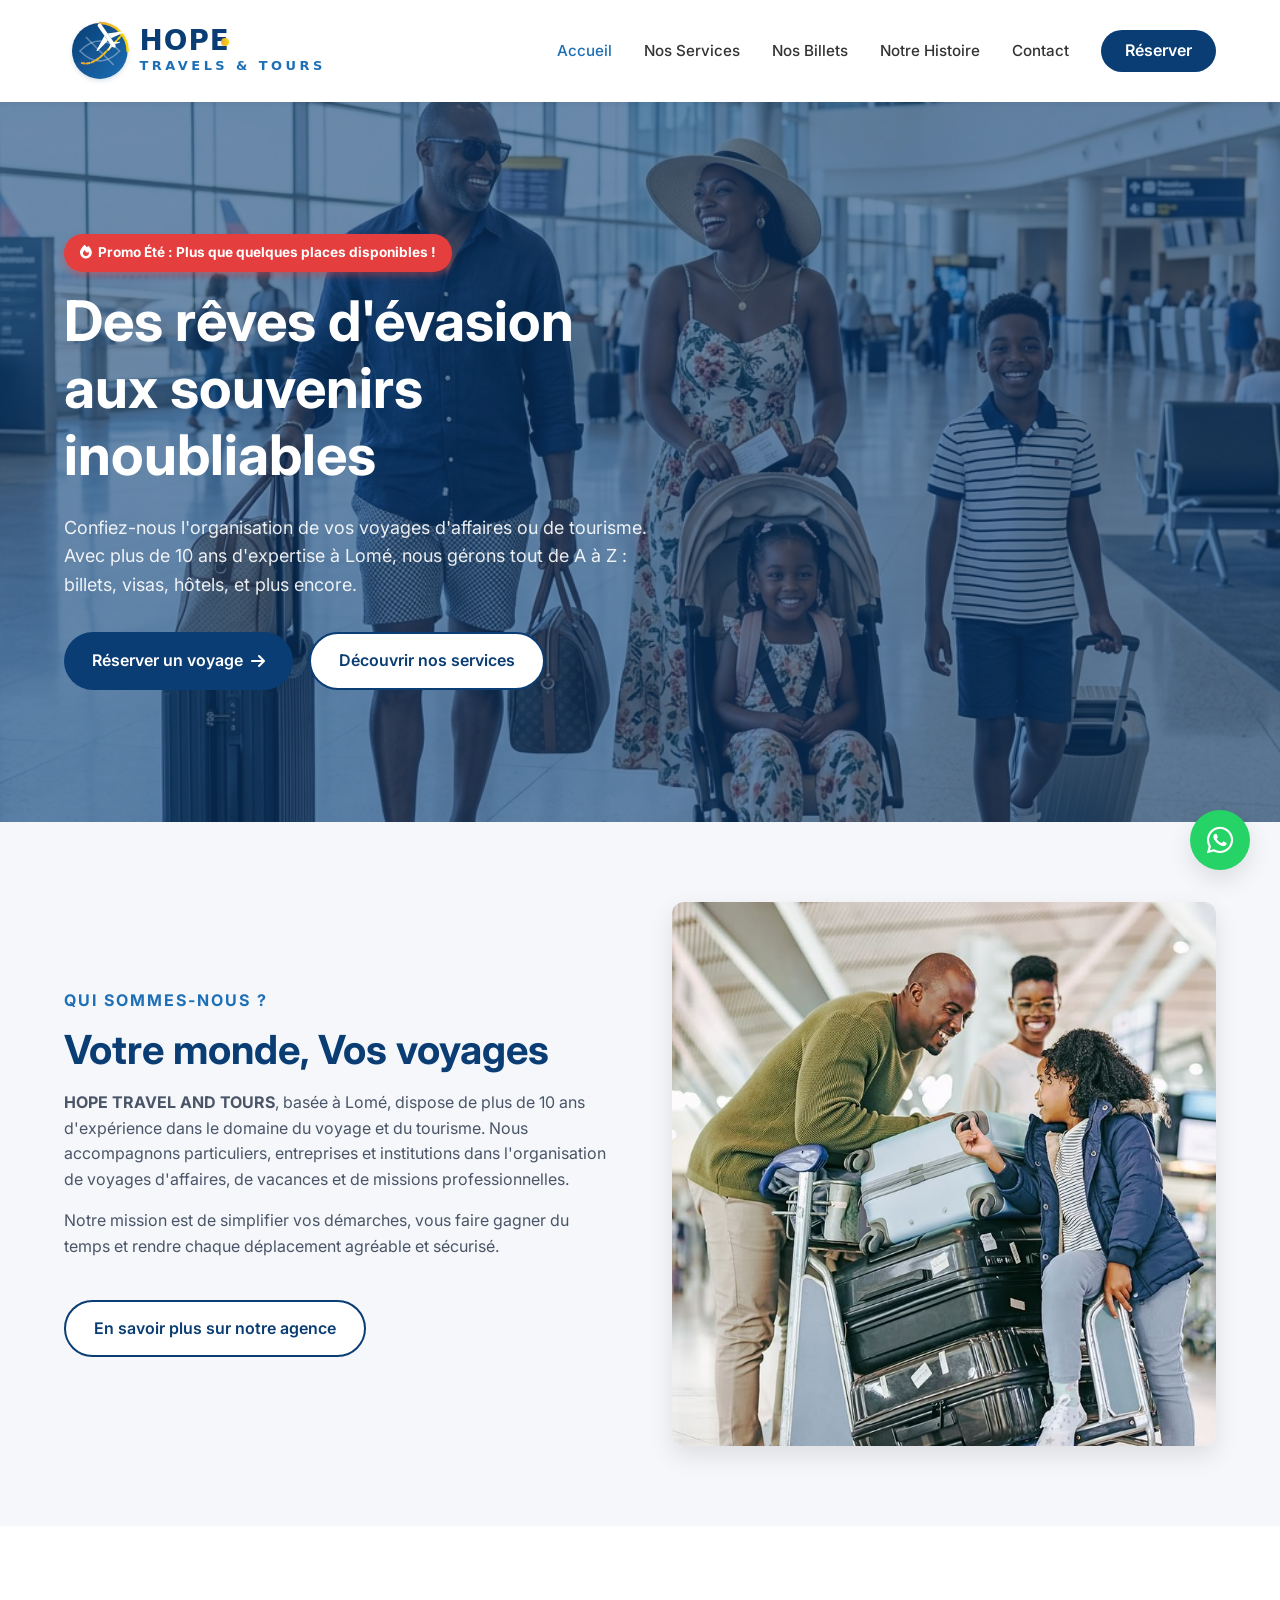
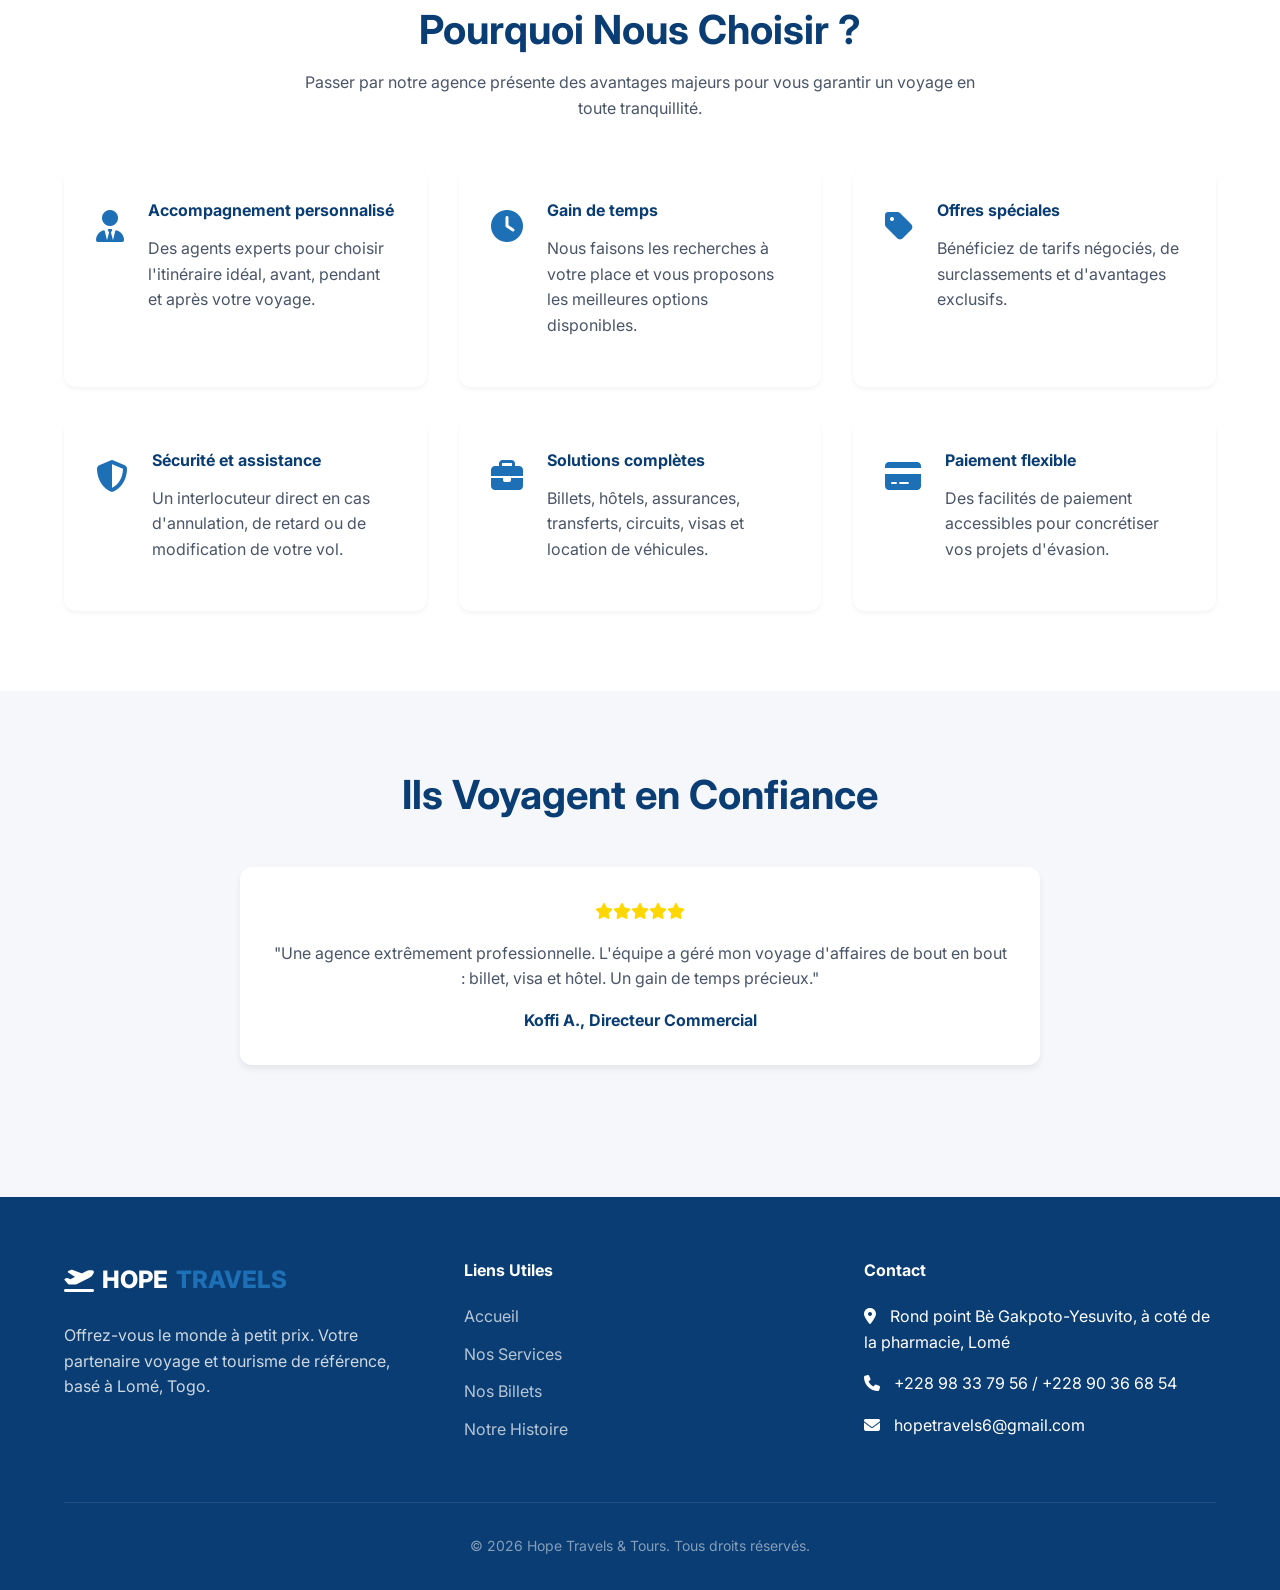
<file: index.html>
<!DOCTYPE html>
<html lang="fr">
<head>
    <meta charset="UTF-8">
    <meta name="viewport" content="width=device-width, initial-scale=1.0">
    <title>HOPE TRAVELS & TOURS | Votre Agence de Voyage & Tourisme à Lomé</title>
    <meta name="description" content="Hope Travels & Tours, votre partenaire de confiance pour la billetterie, les visas, assurances, réservations d'hôtels et séjours. Basée à Lomé avec +10 ans d'expérience.">
    <link rel="icon" href="assets/images/favicon.svg" type="image/svg+xml" sizes="any">
    <link rel="apple-touch-icon" href="assets/images/favicon.svg">
    <meta name="theme-color" content="#0A3D73">
    <meta property="og:image" content="assets/images/logo.svg">
    
    <!-- Google Fonts -->
    <link rel="preconnect" href="https://fonts.googleapis.com">
    <link rel="preconnect" href="https://fonts.gstatic.com" crossorigin>
    <link href="https://fonts.googleapis.com/css2?family=Inter:wght@300;400;500;600;700;800&display=swap" rel="stylesheet">
    
    <!-- FontAwesome -->
    <link rel="stylesheet" href="https://cdnjs.cloudflare.com/ajax/libs/font-awesome/6.4.0/css/all.min.css">
    
    <!-- Custom CSS -->
    <link rel="stylesheet" href="css/style.css">
    
    <style>
        /* Specific Styles for Index */
        .features-grid {
            display: grid;
            grid-template-columns: repeat(auto-fit, minmax(300px, 1fr));
            gap: 2rem;
            margin-top: 3rem;
        }
        .feature-box {
            display: flex;
            align-items: flex-start;
            gap: 1.5rem;
            background: var(--white);
            padding: 2rem;
            border-radius: 12px;
            box-shadow: var(--shadow-sm);
        }
        .feature-icon {
            font-size: 2rem;
            color: var(--secondary-blue);
        }
        
        .testimonials {
            text-align: center;
            max-width: 800px;
            margin: 0 auto;
            position: relative;
            min-height: 250px;
        }
        .testimonial-slide {
            padding: 2rem;
            background: var(--white);
            border-radius: 12px;
            box-shadow: var(--shadow-md);
            position: absolute;
            width: 100%;
            top: 0;
            left: 0;
        }
        .stars { color: #FFD700; margin-bottom: 1rem; }
        .client-name { font-weight: 700; color: var(--primary-blue); margin-top: 1rem; }
        
        @keyframes fadeIn {
            from { opacity: 0; transform: translateY(10px); }
            to { opacity: 1; transform: translateY(0); }
        }
    </style>
</head>
<body>

    <!-- HEADER -->
    <header class="header">
        <div class="nav-container">
            <a href="index.html" class="logo">
                <img src="assets/images/logo.svg" alt="Hope Travels & Tours Logo">
            </a>
            
            <button class="mobile-menu-btn">
                <i class="fa-solid fa-bars"></i>
            </button>

            <nav class="nav-menu">
                <a href="index.html" class="nav-link active">Accueil</a>
                <a href="services.html" class="nav-link">Nos Services</a>
                <a href="billets.html" class="nav-link">Nos Billets</a>
                <a href="histoire.html" class="nav-link">Notre Histoire</a>
                <a href="contact.html" class="nav-link">Contact</a>
                <a href="reserver.html" class="btn btn-primary" style="padding: 0.5rem 1.5rem;">Réserver</a>
            </nav>
        </div>
    </header>

    <!-- HERO SECTION -->
    <section class="hero">
        <img src="assets/images/hero.png" alt="Voyageurs Africains" class="hero-bg">
        <div class="container">
            <div class="hero-content">
                <div class="fomo-badge" style="position: static; display: inline-flex; margin-bottom: 1rem; padding: 0.5rem 1rem; animation: pulse 2s infinite;">
                    <i class="fa-solid fa-fire"></i> Promo Été : Plus que quelques places disponibles !
                </div>
                <h1>Des rêves d'évasion aux souvenirs inoubliables</h1>
                <p>Confiez-nous l'organisation de vos voyages d'affaires ou de tourisme. Avec plus de 10 ans d'expertise à Lomé, nous gérons tout de A à Z : billets, visas, hôtels, et plus encore.</p>
                <div class="hero-buttons">
                    <a href="reserver.html" class="btn btn-primary">Réserver un voyage <i class="fa-solid fa-arrow-right"></i></a>
                    <a href="services.html" class="btn btn-secondary">Découvrir nos services</a>
                </div>
            </div>
        </div>
    </section>

    <!-- INTRO SECTION -->
    <section class="section-light">
        <div class="container animate-on-scroll" style="display: grid; grid-template-columns: repeat(auto-fit, minmax(300px, 1fr)); gap: 4rem; align-items: center;">
            <div>
                <h3 style="color: var(--secondary-blue); text-transform: uppercase; font-size: 1rem; letter-spacing: 2px;">Qui sommes-nous ?</h3>
                <h2>Votre monde, Vos voyages</h2>
                <p><strong>HOPE TRAVEL AND TOURS</strong>, basée à Lomé, dispose de plus de 10 ans d'expérience dans le domaine du voyage et du tourisme. Nous accompagnons particuliers, entreprises et institutions dans l'organisation de voyages d'affaires, de vacances et de missions professionnelles.</p>
                <p>Notre mission est de simplifier vos démarches, vous faire gagner du temps et rendre chaque déplacement agréable et sécurisé.</p>
                <a href="histoire.html" class="btn btn-secondary" style="margin-top: 1.5rem;">En savoir plus sur notre agence</a>
            </div>
            <div>
                <img src="assets/images/V2.jpeg" alt="Équipe Hope Travels" style="border-radius: 12px; box-shadow: var(--shadow-lg);">
            </div>
        </div>
    </section>

    <!-- POURQUOI NOUS CHOISIR -->
    <section>
        <div class="container">
            <div style="text-align: center; max-width: 700px; margin: 0 auto;">
                <h2>Pourquoi Nous Choisir ?</h2>
                <p>Passer par notre agence présente des avantages majeurs pour vous garantir un voyage en toute tranquillité.</p>
            </div>
            
            <div class="features-grid animate-on-scroll delay-100">
                <div class="feature-box">
                    <div class="feature-icon"><i class="fa-solid fa-user-tie"></i></div>
                    <div>
                        <h4>Accompagnement personnalisé</h4>
                        <p>Des agents experts pour choisir l'itinéraire idéal, avant, pendant et après votre voyage.</p>
                    </div>
                </div>
                <div class="feature-box">
                    <div class="feature-icon"><i class="fa-solid fa-clock"></i></div>
                    <div>
                        <h4>Gain de temps</h4>
                        <p>Nous faisons les recherches à votre place et vous proposons les meilleures options disponibles.</p>
                    </div>
                </div>
                <div class="feature-box">
                    <div class="feature-icon"><i class="fa-solid fa-tag"></i></div>
                    <div>
                        <h4>Offres spéciales</h4>
                        <p>Bénéficiez de tarifs négociés, de surclassements et d'avantages exclusifs.</p>
                    </div>
                </div>
                <div class="feature-box">
                    <div class="feature-icon"><i class="fa-solid fa-shield-halved"></i></div>
                    <div>
                        <h4>Sécurité et assistance</h4>
                        <p>Un interlocuteur direct en cas d'annulation, de retard ou de modification de votre vol.</p>
                    </div>
                </div>
                <div class="feature-box">
                    <div class="feature-icon"><i class="fa-solid fa-briefcase"></i></div>
                    <div>
                        <h4>Solutions complètes</h4>
                        <p>Billets, hôtels, assurances, transferts, circuits, visas et location de véhicules.</p>
                    </div>
                </div>
                <div class="feature-box">
                    <div class="feature-icon"><i class="fa-solid fa-credit-card"></i></div>
                    <div>
                        <h4>Paiement flexible</h4>
                        <p>Des facilités de paiement accessibles pour concrétiser vos projets d'évasion.</p>
                    </div>
                </div>
            </div>
        </div>
    </section>

    <!-- TESTIMONIALS SECTION -->
    <section class="section-light">
        <div class="container">
            <h2 style="text-align: center; margin-bottom: 3rem;">Ils Voyagent en Confiance</h2>
            <div class="testimonials animate-on-scroll delay-100">
                <div class="testimonial-slide">
                    <div class="stars">
                        <i class="fa-solid fa-star"></i><i class="fa-solid fa-star"></i><i class="fa-solid fa-star"></i><i class="fa-solid fa-star"></i><i class="fa-solid fa-star"></i>
                    </div>
                    <p>"Une agence extrêmement professionnelle. L'équipe a géré mon voyage d'affaires de bout en bout : billet, visa et hôtel. Un gain de temps précieux."</p>
                    <div class="client-name">Koffi A., Directeur Commercial</div>
                </div>
                <div class="testimonial-slide" style="display:none;">
                    <div class="stars">
                        <i class="fa-solid fa-star"></i><i class="fa-solid fa-star"></i><i class="fa-solid fa-star"></i><i class="fa-solid fa-star"></i><i class="fa-solid fa-star"></i>
                    </div>
                    <p>"Nous sommes partis en vacances en famille et tout était parfait. Le suivi avant et pendant le voyage nous a vraiment rassurés. Merci Hope Travels !"</p>
                    <div class="client-name">Amina D., Voyage familial</div>
                </div>
                <div class="testimonial-slide" style="display:none;">
                    <div class="stars">
                        <i class="fa-solid fa-star"></i><i class="fa-solid fa-star"></i><i class="fa-solid fa-star"></i><i class="fa-solid fa-star"></i><i class="fa-solid fa-star"></i>
                    </div>
                    <p>"Excellent accompagnement pour les formalités de visa. L'équipe est disponible, à l'écoute et maîtrise parfaitement les procédures."</p>
                    <div class="client-name">Jean-Paul M., Consultant</div>
                </div>
                <div class="testimonial-slide" style="display:none;">
                    <div class="stars">
                        <i class="fa-solid fa-star"></i><i class="fa-solid fa-star"></i><i class="fa-solid fa-star"></i><i class="fa-solid fa-star"></i><i class="fa-solid fa-star"></i>
                    </div>
                    <p>"J'ai organisé un séminaire d'entreprise avec eux et la gestion a été impeccable de A à Z. Des partenaires de confiance au Togo."</p>
                    <div class="client-name">Fatou S., Chef d'Entreprise</div>
                </div>
            </div>
        </div>
    </section>

    <!-- FOOTER -->
    <footer class="footer">
        <div class="container">
            <div class="footer-grid">
                <div class="footer-col">
                    <div class="logo" style="color: var(--white); margin-bottom: 1.5rem;">
                        <i class="fa-solid fa-plane-departure"></i>
                        HOPE <span>TRAVELS</span>
                    </div>
                    <p style="color: rgba(255,255,255,0.8);">Offrez-vous le monde à petit prix. Votre partenaire voyage et tourisme de référence, basé à Lomé, Togo.</p>
                </div>
                <div class="footer-col">
                    <h4>Liens Utiles</h4>
                    <a href="index.html" class="footer-link">Accueil</a>
                    <a href="services.html" class="footer-link">Nos Services</a>
                    <a href="billets.html" class="footer-link">Nos Billets</a>
                    <a href="histoire.html" class="footer-link">Notre Histoire</a>
                </div>
                <div class="footer-col">
                    <h4>Contact</h4>
                    <p><i class="fa-solid fa-location-dot" style="margin-right: 10px;"></i> Rond point Bè Gakpoto-Yesuvito, à coté de la pharmacie, Lomé</p>
                    <p><i class="fa-solid fa-phone" style="margin-right: 10px;"></i> +228 98 33 79 56 / +228 90 36 68 54</p>
                    <p><i class="fa-solid fa-envelope" style="margin-right: 10px;"></i> hopetravels6@gmail.com</p>
                </div>
            </div>
            <div class="footer-bottom">
                &copy; 2026 Hope Travels & Tours. Tous droits réservés.
            </div>
        </div>
    </footer>

    <!-- WHATSAPP FLOATING BUTTON -->
    <a href="https://wa.me/22898337956?text=Bonjour,%20je%20souhaite%20avoir%20des%20renseignements%20pour%20un%20voyage." class="whatsapp-float" target="_blank" aria-label="Contactez-nous sur WhatsApp">
        <i class="fa-brands fa-whatsapp"></i>
    </a>

    <script src="js/main.js"></script>
</body>
</html>
</file>
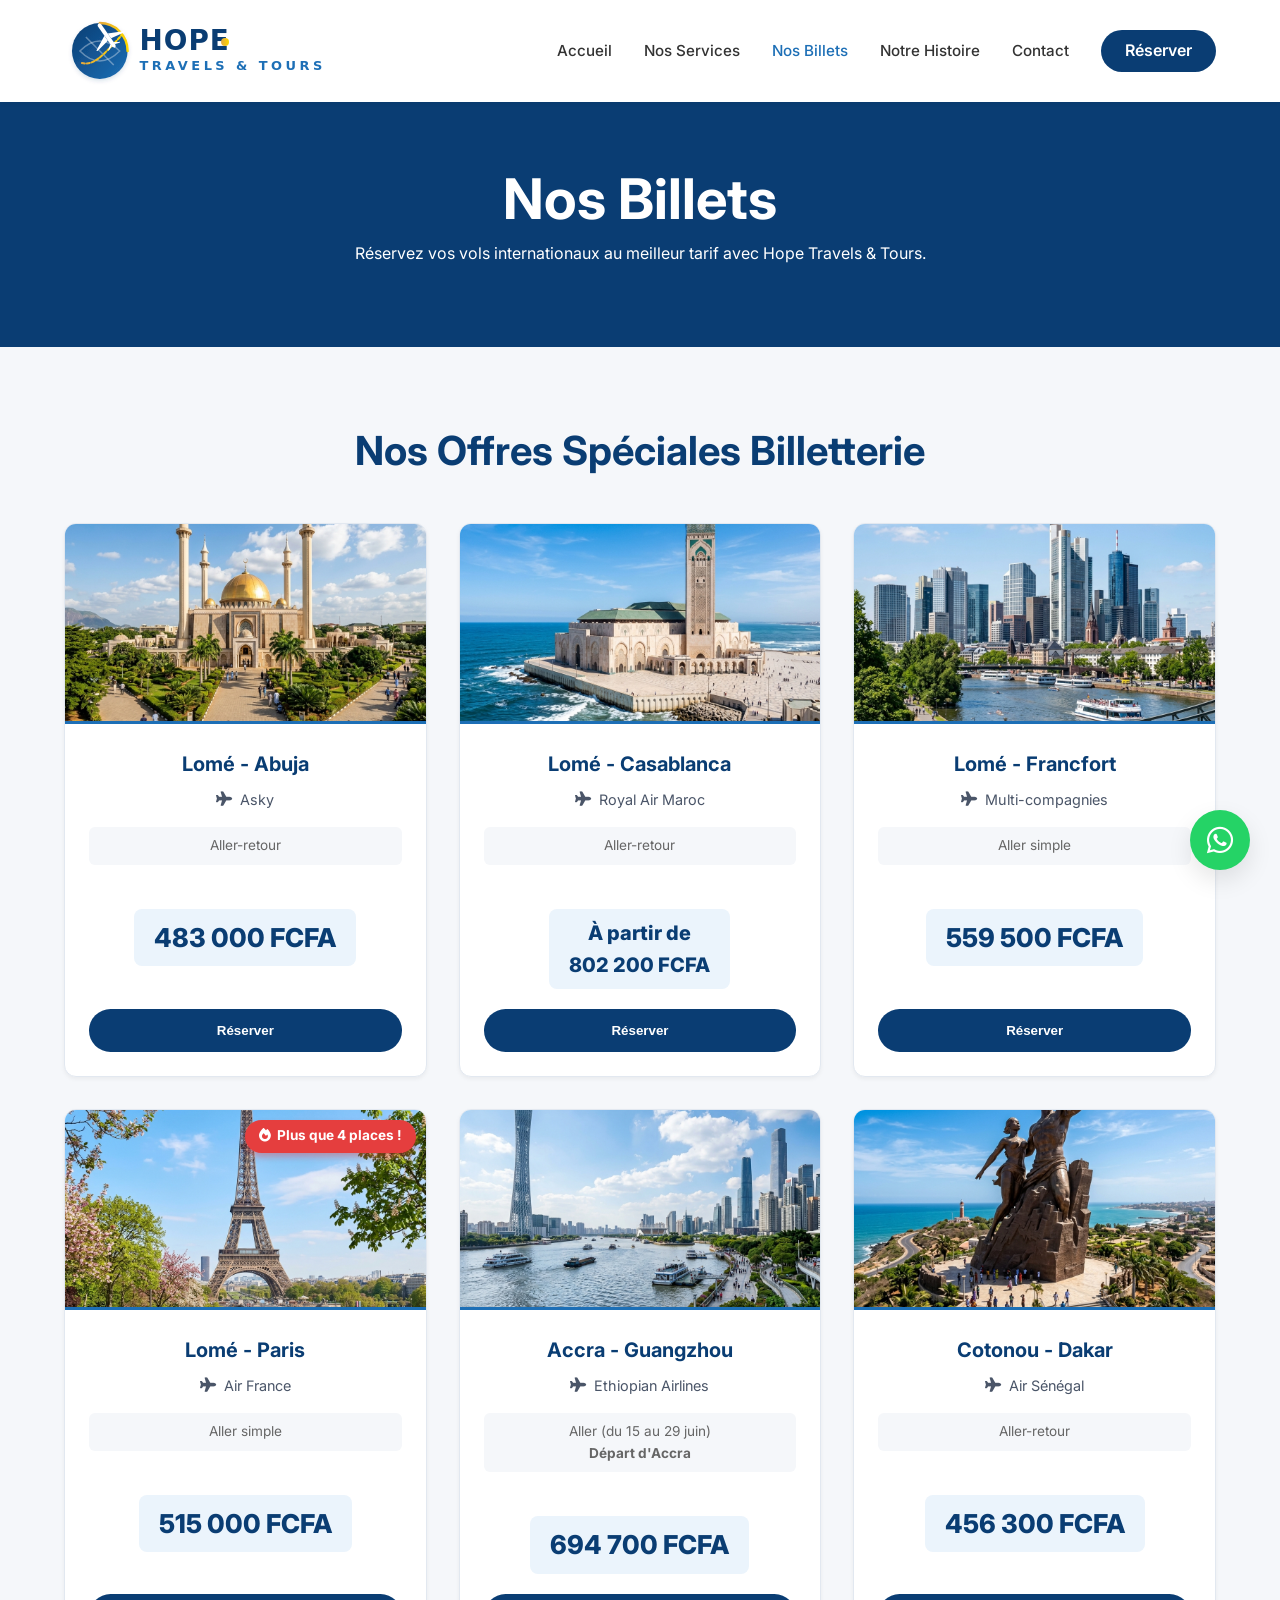
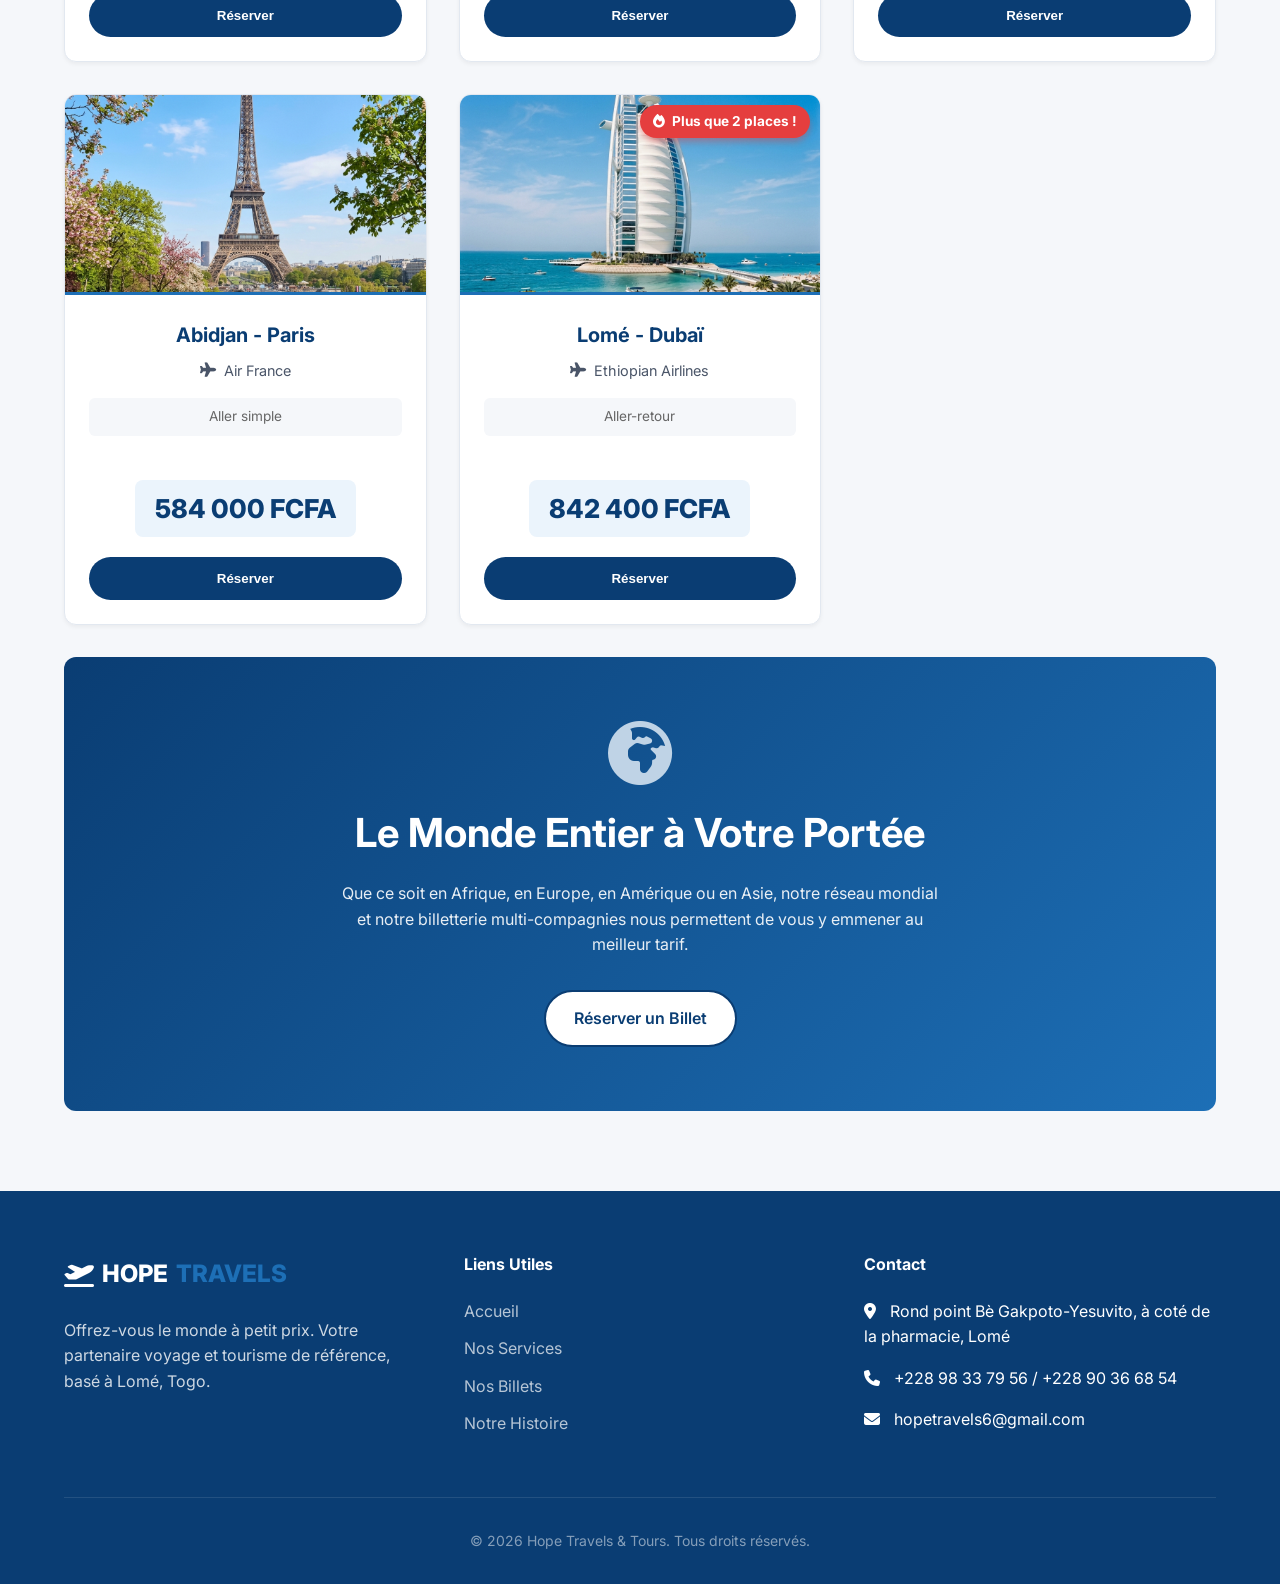
<file: billets.html>
<!DOCTYPE html>
<html lang="fr">
<head>
    <meta charset="UTF-8">
    <meta name="viewport" content="width=device-width, initial-scale=1.0">
    <title>Nos Billets | HOPE TRAVELS & TOURS</title>
    <meta name="description" content="Réservez vos billets d'avion internationaux au meilleur prix avec Hope Travels & Tours.">
    <link rel="icon" href="assets/images/favicon.svg" type="image/svg+xml" sizes="any">
    <link rel="apple-touch-icon" href="assets/images/favicon.svg">
    <meta name="theme-color" content="#0A3D73">
    <meta property="og:image" content="assets/images/logo.svg">
    <link href="https://fonts.googleapis.com/css2?family=Inter:wght@300;400;500;600;700;800&display=swap" rel="stylesheet">
    <link rel="stylesheet" href="https://cdnjs.cloudflare.com/ajax/libs/font-awesome/6.4.0/css/all.min.css">
    <link rel="stylesheet" href="css/style.css">
    
    <style>
        .page-header {
            background-color: var(--primary-blue);
            color: var(--white);
            padding: 4rem 0;
            text-align: center;
        }
        .page-header h1 { color: var(--white); margin-bottom: 0.5rem; }
        
        .global-dest {
            background: linear-gradient(135deg, var(--primary-blue), var(--secondary-blue));
            color: var(--white);
            border-radius: 12px;
            padding: 4rem 2rem;
            text-align: center;
            margin-top: 2rem;
        }
        .global-dest h2 { color: var(--white); margin-bottom: 1.5rem; }
    </style>
</head>
<body>

    <!-- HEADER -->
    <header class="header">
        <div class="nav-container">
            <a href="index.html" class="logo">
                <img src="assets/images/logo.svg" alt="Hope Travels & Tours Logo">
            </a>
            
            <button class="mobile-menu-btn">
                <i class="fa-solid fa-bars"></i>
            </button>

            <nav class="nav-menu">
                <a href="index.html" class="nav-link">Accueil</a>
                <a href="services.html" class="nav-link">Nos Services</a>
                <a href="billets.html" class="nav-link active">Nos Billets</a>
                <a href="histoire.html" class="nav-link">Notre Histoire</a>
                <a href="contact.html" class="nav-link">Contact</a>
                <a href="reserver.html" class="btn btn-primary" style="padding: 0.5rem 1.5rem;">Réserver</a>
            </nav>
        </div>
    </header>

    <!-- PAGE HEADER -->
    <div class="page-header">
        <div class="container">
            <h1>Nos Billets</h1>
            <p>Réservez vos vols internationaux au meilleur tarif avec Hope Travels & Tours.</p>
        </div>
    </div>

    <!-- CONTENT -->
    <section class="section-light">
        <div class="container">
            <h2 style="text-align: center; margin-bottom: 2rem;">Nos Offres Spéciales Billetterie</h2>
            <div class="tickets-grid animate-on-scroll delay-100">
                <!-- 1 -->
                <div class="ticket-card">
                    <img src="assets/images/dest_abuja.png" alt="Abuja" class="ticket-img">
                    <div class="ticket-content">
                        <div>
                            <div class="ticket-route">Lomé - Abuja</div>
                            <div class="ticket-airline"><i class="fa-solid fa-plane"></i> Asky</div>
                            <div class="ticket-info">Aller-retour</div>
                            <div class="ticket-price">483 000 FCFA</div>
                        </div>
                        <button class="btn btn-primary" onclick="openTicketModal('Abuja', 'Tourisme / Vacances', 'Lomé')">Réserver</button>
                    </div>
                </div>
                <!-- 2 -->
                <div class="ticket-card">
                    <img src="assets/images/dest_casablanca.png" alt="Casablanca" class="ticket-img">
                    <div class="ticket-content">
                        <div>
                            <div class="ticket-route">Lomé - Casablanca</div>
                            <div class="ticket-airline"><i class="fa-solid fa-plane"></i> Royal Air Maroc</div>
                            <div class="ticket-info">Aller-retour</div>
                            <div class="ticket-price" style="font-size: 1.25rem;">À partir de<br>802 200 FCFA</div>
                        </div>
                        <button class="btn btn-primary" onclick="openTicketModal('Casablanca', 'Tourisme / Vacances', 'Lomé')">Réserver</button>
                    </div>
                </div>
                <!-- 3 -->
                <div class="ticket-card">
                    <img src="assets/images/dest_frankfurt.png" alt="Francfort" class="ticket-img">
                    <div class="ticket-content">
                        <div>
                            <div class="ticket-route">Lomé - Francfort</div>
                            <div class="ticket-airline"><i class="fa-solid fa-plane"></i> Multi-compagnies</div>
                            <div class="ticket-info">Aller simple</div>
                            <div class="ticket-price">559 500 FCFA</div>
                        </div>
                        <button class="btn btn-primary" onclick="openTicketModal('Francfort', 'Tourisme / Vacances', 'Lomé')">Réserver</button>
                    </div>
                </div>
                <!-- 4 -->
                <div class="ticket-card">
                    <div class="fomo-badge"><i class="fa-solid fa-fire"></i> Plus que 4 places !</div>
                    <img src="assets/images/dest_paris_2.png" alt="Paris" class="ticket-img">
                    <div class="ticket-content">
                        <div>
                            <div class="ticket-route">Lomé - Paris</div>
                            <div class="ticket-airline"><i class="fa-solid fa-plane"></i> Air France</div>
                            <div class="ticket-info">Aller simple</div>
                            <div class="ticket-price">515 000 FCFA</div>
                        </div>
                        <button class="btn btn-primary" onclick="openTicketModal('Paris', 'Tourisme / Vacances', 'Lomé')">Réserver</button>
                    </div>
                </div>
                <!-- 5 -->
                <div class="ticket-card">
                    <img src="assets/images/dest_guangzhou.png" alt="Guangzhou" class="ticket-img">
                    <div class="ticket-content">
                        <div>
                            <div class="ticket-route">Accra - Guangzhou</div>
                            <div class="ticket-airline"><i class="fa-solid fa-plane"></i> Ethiopian Airlines</div>
                            <div class="ticket-info">Aller (du 15 au 29 juin)<br><strong>Départ d'Accra</strong></div>
                            <div class="ticket-price">694 700 FCFA</div>
                        </div>
                        <button class="btn btn-primary" onclick="openTicketModal('Guangzhou', 'Affaires', 'Accra')">Réserver</button>
                    </div>
                </div>
                <!-- 6 -->
                <div class="ticket-card">
                    <img src="assets/images/dest_dakar.png" alt="Dakar" class="ticket-img">
                    <div class="ticket-content">
                        <div>
                            <div class="ticket-route">Cotonou - Dakar</div>
                            <div class="ticket-airline"><i class="fa-solid fa-plane"></i> Air Sénégal</div>
                            <div class="ticket-info">Aller-retour</div>
                            <div class="ticket-price">456 300 FCFA</div>
                        </div>
                        <button class="btn btn-primary" onclick="openTicketModal('Dakar', 'Tourisme / Vacances', 'Cotonou')">Réserver</button>
                    </div>
                </div>
                <!-- 7 -->
                <div class="ticket-card">
                    <img src="assets/images/dest_paris_2.png" alt="Paris" class="ticket-img">
                    <div class="ticket-content">
                        <div>
                            <div class="ticket-route">Abidjan - Paris</div>
                            <div class="ticket-airline"><i class="fa-solid fa-plane"></i> Air France</div>
                            <div class="ticket-info">Aller simple</div>
                            <div class="ticket-price">584 000 FCFA</div>
                        </div>
                        <button class="btn btn-primary" onclick="openTicketModal('Paris', 'Tourisme / Vacances', 'Abidjan')">Réserver</button>
                    </div>
                </div>
                <!-- 8 -->
                <div class="ticket-card">
                    <div class="fomo-badge"><i class="fa-solid fa-fire"></i> Plus que 2 places !</div>
                    <img src="assets/images/dest_dubai_2.png" alt="Dubaï" class="ticket-img">
                    <div class="ticket-content">
                        <div>
                            <div class="ticket-route">Lomé - Dubaï</div>
                            <div class="ticket-airline"><i class="fa-solid fa-plane"></i> Ethiopian Airlines</div>
                            <div class="ticket-info">Aller-retour</div>
                            <div class="ticket-price">842 400 FCFA</div>
                        </div>
                        <button class="btn btn-primary" onclick="openTicketModal('Dubaï', 'Tourisme / Vacances', 'Lomé')">Réserver</button>
                    </div>
                </div>
            </div>

            <!-- GLOBAL BANNER -->
            <div class="global-dest animate-on-scroll delay-100">
                <i class="fa-solid fa-earth-africa" style="font-size: 4rem; color: var(--accent-blue); margin-bottom: 1.5rem; opacity: 0.8;"></i>
                <h2>Le Monde Entier à Votre Portée</h2>
                <p style="color: rgba(255,255,255,0.9); max-width: 600px; margin: 0 auto 2rem;">Que ce soit en Afrique, en Europe, en Amérique ou en Asie, notre réseau mondial et notre billetterie multi-compagnies nous permettent de vous y emmener au meilleur tarif.</p>
                <a href="reserver.html" class="btn btn-secondary" style="background-color: var(--white); color: var(--primary-blue);">Réserver un Billet</a>
            </div>

        </div>
    </section>

    <!-- FOOTER -->
    <footer class="footer">
        <div class="container">
            <div class="footer-grid">
                <div class="footer-col">
                    <div class="logo" style="color: var(--white); margin-bottom: 1.5rem;">
                        <i class="fa-solid fa-plane-departure"></i>
                        HOPE <span>TRAVELS</span>
                    </div>
                    <p style="color: rgba(255,255,255,0.8);">Offrez-vous le monde à petit prix. Votre partenaire voyage et tourisme de référence, basé à Lomé, Togo.</p>
                </div>
                <div class="footer-col">
                    <h4>Liens Utiles</h4>
                    <a href="index.html" class="footer-link">Accueil</a>
                    <a href="services.html" class="footer-link">Nos Services</a>
                    <a href="billets.html" class="footer-link">Nos Billets</a>
                    <a href="histoire.html" class="footer-link">Notre Histoire</a>
                </div>
                <div class="footer-col">
                    <h4>Contact</h4>
                    <p><i class="fa-solid fa-location-dot" style="margin-right: 10px;"></i> Rond point Bè Gakpoto-Yesuvito, à coté de la pharmacie, Lomé</p>
                    <p><i class="fa-solid fa-phone" style="margin-right: 10px;"></i> +228 98 33 79 56 / +228 90 36 68 54</p>
                    <p><i class="fa-solid fa-envelope" style="margin-right: 10px;"></i> hopetravels6@gmail.com</p>
                </div>
            </div>
            <div class="footer-bottom">
                &copy; 2026 Hope Travels & Tours. Tous droits réservés.
            </div>
        </div>
    </footer>

    <!-- WHATSAPP FLOATING BUTTON -->
    <a href="https://wa.me/22898337956?text=Bonjour,%20je%20souhaite%20r%C3%A9server%20un%20billet%20d'avion." class="whatsapp-float" target="_blank" aria-label="Contactez-nous sur WhatsApp">
        <i class="fa-brands fa-whatsapp"></i>
    </a>

    <!-- MODAL RESERVATION BILLETS -->
    <div class="modal-overlay" id="ticketModal">
        <div class="modal-content">
            <button class="modal-close" onclick="closeTicketModal()" aria-label="Fermer"><i class="fa-solid fa-xmark"></i></button>
            <div class="modal-header">
                <h2>Réserver ce Billet</h2>
                <p style="color: var(--text-color);">Remplissez les informations ci-dessous pour générer votre demande WhatsApp.</p>
            </div>
            
            <form onsubmit="handleTicketReservation(event)">
                <div class="form-row" style="display: grid; grid-template-columns: 1fr 1fr; gap: 1.5rem; margin-bottom: 1rem;">
                    <div>
                        <label for="m_nom" class="form-label">Nom et Prénoms *</label>
                        <input type="text" id="m_nom" class="form-control" required placeholder="Ex: Jean Doe">
                    </div>
                    <div>
                        <label for="m_telephone" class="form-label">Téléphone (WhatsApp) *</label>
                        <input type="tel" id="m_telephone" class="form-control" required placeholder="+228 XX XX XX XX">
                    </div>
                </div>

                <div class="form-group" style="margin-bottom: 1rem;">
                    <label for="m_email" class="form-label">Email *</label>
                    <input type="email" id="m_email" class="form-control" required placeholder="votre.email@exemple.com">
                </div>

                <div class="form-row" style="display: grid; grid-template-columns: 1fr 1fr; gap: 1.5rem; margin-bottom: 1rem;">
                    <div>
                        <label for="m_ville_depart" class="form-label">Ville de départ *</label>
                        <input type="text" id="m_ville_depart" class="form-control" required>
                    </div>
                    <div>
                        <label for="m_destination" class="form-label">Destination *</label>
                        <input type="text" id="m_destination" class="form-control" required>
                    </div>
                </div>

                <div class="form-row" style="display: grid; grid-template-columns: 1fr 1fr; gap: 1.5rem; margin-bottom: 1rem;">
                    <div>
                        <label for="m_date_aller" class="form-label">Date Aller *</label>
                        <input type="date" id="m_date_aller" class="form-control" required>
                    </div>
                    <div>
                        <label for="m_date_retour" class="form-label">Date Retour</label>
                        <input type="date" id="m_date_retour" class="form-control">
                    </div>
                </div>

                <div class="form-row" style="display: grid; grid-template-columns: 1fr 1fr; gap: 1.5rem; margin-bottom: 1rem;">
                    <div>
                        <label for="m_nb_voyageurs" class="form-label">Nombre de voyageurs *</label>
                        <input type="number" id="m_nb_voyageurs" min="1" class="form-control" required value="1">
                    </div>
                    <div>
                        <label for="m_type_voyage" class="form-label">Type de voyage *</label>
                        <select id="m_type_voyage" class="form-control" required>
                            <option value="">Sélectionnez...</option>
                            <option value="Affaires">Affaires</option>
                            <option value="Tourisme / Vacances">Tourisme / Vacances</option>
                            <option value="Études">Études</option>
                            <option value="Mission professionnelle">Mission professionnelle</option>
                            <option value="Autre">Autre</option>
                        </select>
                    </div>
                </div>

                <div class="form-group" style="margin-bottom: 1.5rem;">
                    <label for="m_message" class="form-label">Message ou précision</label>
                    <textarea id="m_message" class="form-control" placeholder="Besoins spécifiques, classe de voyage, etc." style="min-height: 80px;"></textarea>
                </div>

                <button type="submit" class="btn btn-primary" style="width: 100%; font-size: 1.1rem;">
                    <i class="fa-brands fa-whatsapp"></i> Envoyer ma demande
                </button>
            </form>
        </div>
    </div>

    <script src="js/main.js"></script>
</body>
</html>
</file>
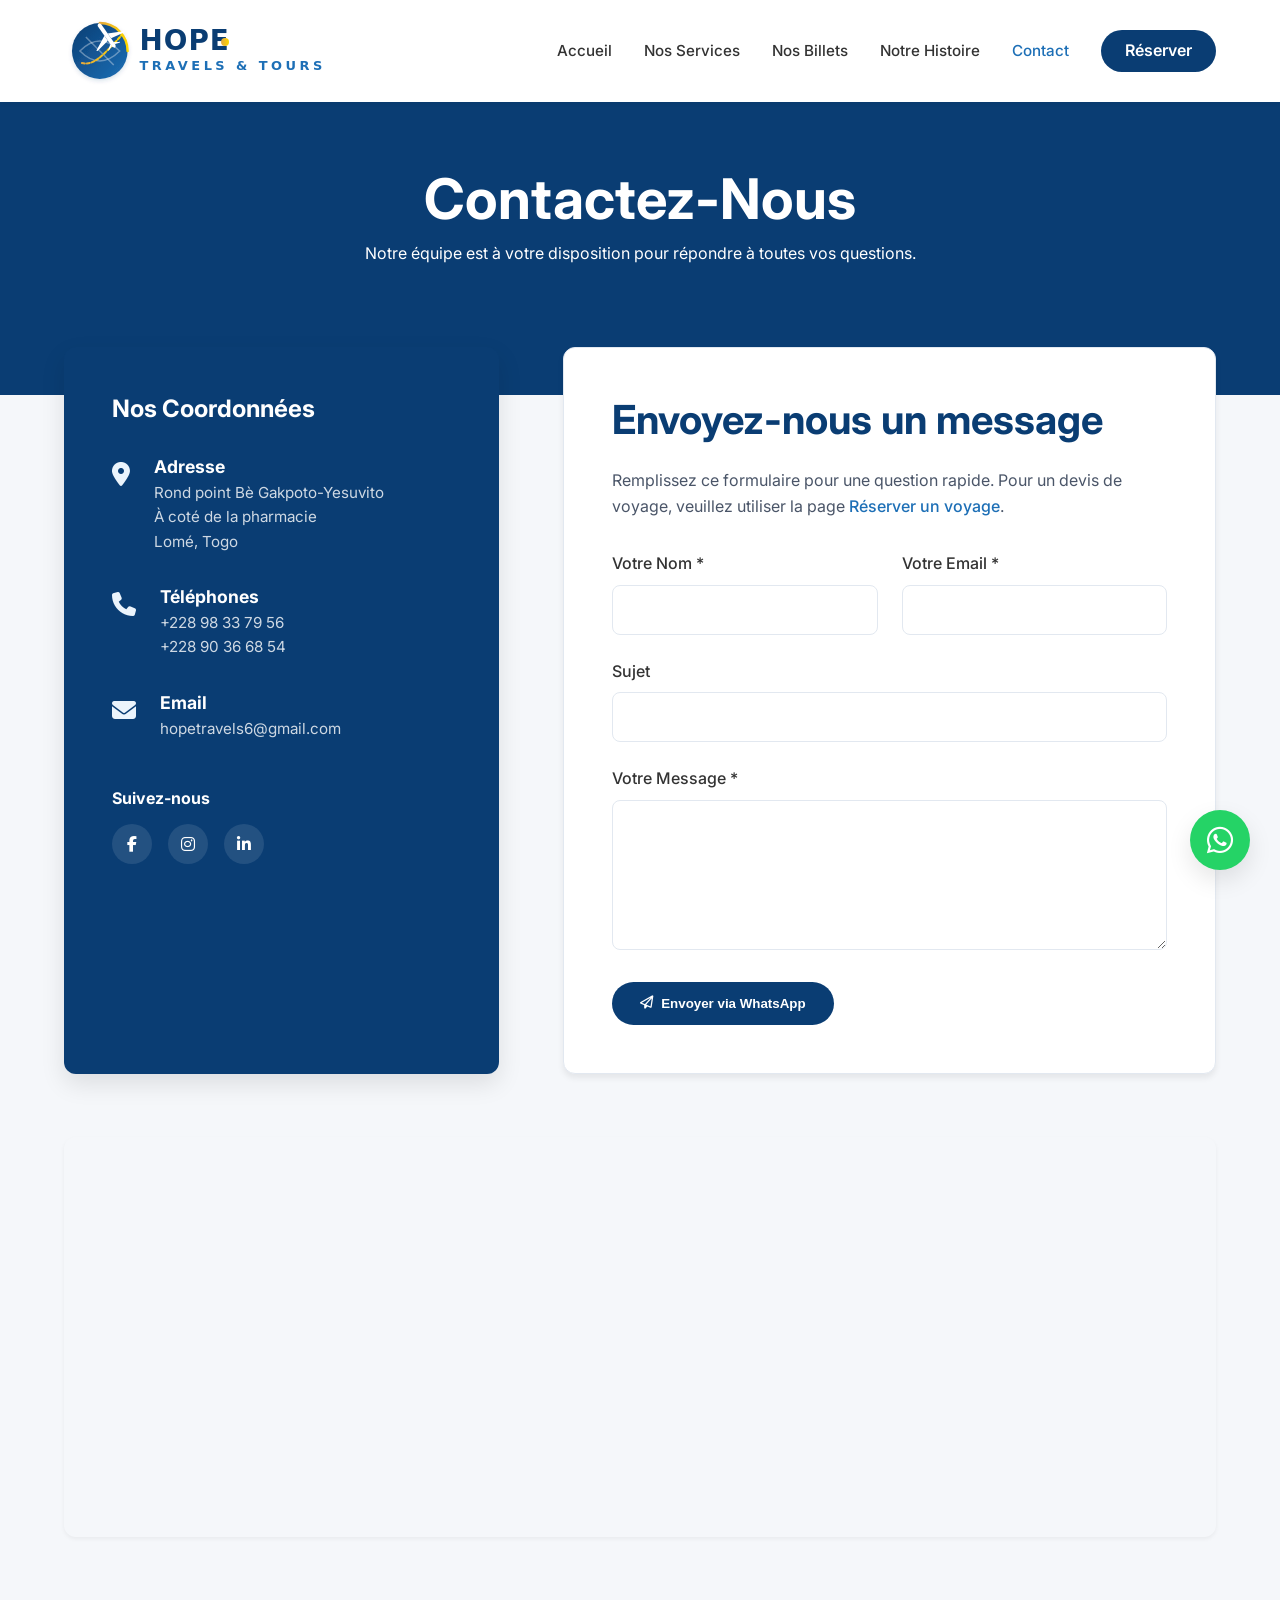
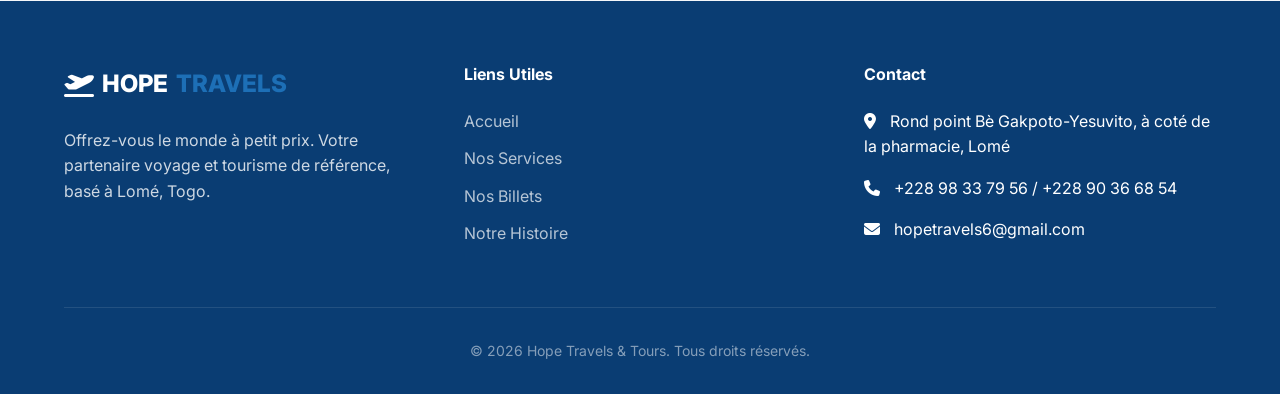
<file: contact.html>
<!DOCTYPE html>
<html lang="fr">
<head>
    <meta charset="UTF-8">
    <meta name="viewport" content="width=device-width, initial-scale=1.0">
    <title>Contactez-Nous | HOPE TRAVELS & TOURS</title>
    <meta name="description" content="Contactez Hope Travels & Tours à Lomé. Adresse, téléphones, WhatsApp et formulaire de contact rapide pour toutes vos demandes de voyage.">
    <link rel="icon" href="assets/images/favicon.svg" type="image/svg+xml" sizes="any">
    <link rel="apple-touch-icon" href="assets/images/favicon.svg">
    <meta name="theme-color" content="#0A3D73">
    <meta property="og:image" content="assets/images/logo.svg">
    <link href="https://fonts.googleapis.com/css2?family=Inter:wght@300;400;500;600;700;800&display=swap" rel="stylesheet">
    <link rel="stylesheet" href="https://cdnjs.cloudflare.com/ajax/libs/font-awesome/6.4.0/css/all.min.css">
    <link rel="stylesheet" href="css/style.css">
    
    <style>
        .page-header {
            background-color: var(--primary-blue);
            color: var(--white);
            padding: 4rem 0;
            text-align: center;
        }
        .page-header h1 { color: var(--white); margin-bottom: 0.5rem; }
        
        .contact-grid {
            display: grid;
            grid-template-columns: 1fr 1.5fr;
            gap: 4rem;
            margin-top: -3rem;
            position: relative;
            z-index: 10;
        }
        
        .contact-info {
            background: var(--primary-blue);
            color: var(--white);
            padding: 3rem;
            border-radius: 12px;
            box-shadow: var(--shadow-lg);
        }
        
        .contact-info h3 {
            color: var(--white);
            margin-bottom: 2rem;
            font-size: 1.5rem;
        }
        
        .info-item {
            display: flex;
            align-items: flex-start;
            gap: 1.5rem;
            margin-bottom: 2rem;
        }
        
        .info-icon {
            font-size: 1.5rem;
            color: var(--accent-blue);
        }
        
        .info-text h4 {
            color: var(--white);
            margin-bottom: 0.25rem;
            font-size: 1.1rem;
        }
        
        .info-text p {
            color: rgba(255,255,255,0.8);
            margin-bottom: 0;
            font-size: 0.95rem;
        }
        
        .contact-form-container {
            background: var(--white);
            padding: 3rem;
            border-radius: 12px;
            box-shadow: var(--shadow-md);
            border: 1px solid var(--border-color);
        }
        
        .map-container {
            margin-top: 4rem;
            border-radius: 12px;
            overflow: hidden;
            box-shadow: var(--shadow-sm);
            height: 400px;
        }
        
        @media (max-width: 992px) {
            .contact-grid { grid-template-columns: 1fr; gap: 2rem; margin-top: 2rem; }
            .page-header { padding-bottom: 2rem; }
            .contact-form-container { padding: 2rem; }
        }
    </style>
</head>
<body class="section-light">

    <!-- HEADER -->
    <header class="header">
        <div class="nav-container">
            <a href="index.html" class="logo">
                <img src="assets/images/logo.svg" alt="Hope Travels & Tours Logo">
            </a>
            
            <button class="mobile-menu-btn">
                <i class="fa-solid fa-bars"></i>
            </button>

            <nav class="nav-menu">
                <a href="index.html" class="nav-link">Accueil</a>
                <a href="services.html" class="nav-link">Nos Services</a>
                <a href="billets.html" class="nav-link">Nos Billets</a>
                <a href="histoire.html" class="nav-link">Notre Histoire</a>
                <a href="contact.html" class="nav-link active">Contact</a>
                <a href="reserver.html" class="btn btn-primary" style="padding: 0.5rem 1.5rem;">Réserver</a>
            </nav>
        </div>
    </header>

    <!-- PAGE HEADER -->
    <div class="page-header" style="padding-bottom: 7rem;">
        <div class="container">
            <h1>Contactez-Nous</h1>
            <p>Notre équipe est à votre disposition pour répondre à toutes vos questions.</p>
        </div>
    </div>

    <!-- CONTACT SECTION -->
    <div class="container">
        <div class="contact-grid animate-on-scroll">
            
            <!-- Contact Info -->
            <div class="contact-info">
                <h3>Nos Coordonnées</h3>
                
                <div class="info-item">
                    <div class="info-icon"><i class="fa-solid fa-location-dot"></i></div>
                    <div class="info-text">
                        <h4>Adresse</h4>
                        <p>Rond point Bè Gakpoto-Yesuvito<br>À coté de la pharmacie<br>Lomé, Togo</p>
                    </div>
                </div>
                
                <div class="info-item">
                    <div class="info-icon"><i class="fa-solid fa-phone"></i></div>
                    <div class="info-text">
                        <h4>Téléphones</h4>
                        <p>+228 98 33 79 56<br>+228 90 36 68 54</p>
                    </div>
                </div>
                
                <div class="info-item">
                    <div class="info-icon"><i class="fa-solid fa-envelope"></i></div>
                    <div class="info-text">
                        <h4>Email</h4>
                        <p>hopetravels6@gmail.com</p>
                    </div>
                </div>
                
                <div style="margin-top: 3rem;">
                    <h4 style="color: var(--white); margin-bottom: 1rem;">Suivez-nous</h4>
                    <div style="display: flex; gap: 1rem;">
                        <a href="#" style="width: 40px; height: 40px; border-radius: 50%; background: rgba(255,255,255,0.1); display: flex; align-items: center; justify-content: center; color: var(--white);"><i class="fa-brands fa-facebook-f"></i></a>
                        <a href="#" style="width: 40px; height: 40px; border-radius: 50%; background: rgba(255,255,255,0.1); display: flex; align-items: center; justify-content: center; color: var(--white);"><i class="fa-brands fa-instagram"></i></a>
                        <a href="#" style="width: 40px; height: 40px; border-radius: 50%; background: rgba(255,255,255,0.1); display: flex; align-items: center; justify-content: center; color: var(--white);"><i class="fa-brands fa-linkedin-in"></i></a>
                    </div>
                </div>
            </div>
            
            <!-- Contact Form -->
            <div class="contact-form-container">
                <h2 style="margin-bottom: 1.5rem;">Envoyez-nous un message</h2>
                <p style="margin-bottom: 2rem; color: var(--text-color);">Remplissez ce formulaire pour une question rapide. Pour un devis de voyage, veuillez utiliser la page <a href="reserver.html" style="color: var(--secondary-blue); font-weight: 500;">Réserver un voyage</a>.</p>
                
                <form id="contactForm">
                    <div class="form-row" style="display: grid; grid-template-columns: 1fr 1fr; gap: 1.5rem; margin-bottom: 1.5rem;">
                        <div>
                            <label for="c_nom" class="form-label">Votre Nom *</label>
                            <input type="text" id="c_nom" class="form-control" required>
                        </div>
                        <div>
                            <label for="c_email" class="form-label">Votre Email *</label>
                            <input type="email" id="c_email" class="form-control" required>
                        </div>
                    </div>
                    
                    <div class="form-group">
                        <label for="c_sujet" class="form-label">Sujet</label>
                        <input type="text" id="c_sujet" class="form-control">
                    </div>
                    
                    <div class="form-group">
                        <label for="c_message" class="form-label">Votre Message *</label>
                        <textarea id="c_message" class="form-control" required style="min-height: 150px;"></textarea>
                    </div>
                    
                    <button type="button" onclick="sendContactWhatsApp()" class="btn btn-primary">
                        <i class="fa-regular fa-paper-plane"></i> Envoyer via WhatsApp
                    </button>
                </form>
                
                <script>
                    function sendContactWhatsApp() {
                        const nom = document.getElementById('c_nom').value;
                        const sujet = document.getElementById('c_sujet').value || 'Contact Général';
                        const msg = document.getElementById('c_message').value;
                        
                        if(!nom || !msg) {
                            alert("Veuillez remplir le nom et le message.");
                            return;
                        }
                        
                        const text = `*MESSAGE DE CONTACT*\n\n*Nom:* ${nom}\n*Sujet:* ${sujet}\n*Message:* ${msg}`;
                        const waUrl = `https://wa.me/22898337956?text=${encodeURIComponent(text)}`;
                        window.open(waUrl, '_blank');
                    }
                </script>
            </div>
            
        </div>
        
        <!-- Map -->
        <div class="map-container animate-on-scroll delay-100">
            <!-- Google Maps iframe pointant exactement sur Rond point Bè Gakpoto, Lomé -->
            <iframe src="https://www.google.com/maps?q=Rond+point+B%C3%A8+Gakpoto,+Lom%C3%A9,+Togo&output=embed" width="100%" height="100%" style="border:0;" allowfullscreen="" loading="lazy" referrerpolicy="no-referrer-when-downgrade"></iframe>
        </div>
        
    </div>

    <!-- FOOTER -->
    <footer class="footer" style="margin-top: 4rem;">
        <div class="container">
            <div class="footer-grid">
                <div class="footer-col">
                    <div class="logo" style="color: var(--white); margin-bottom: 1.5rem;">
                        <i class="fa-solid fa-plane-departure"></i>
                        HOPE <span>TRAVELS</span>
                    </div>
                    <p style="color: rgba(255,255,255,0.8);">Offrez-vous le monde à petit prix. Votre partenaire voyage et tourisme de référence, basé à Lomé, Togo.</p>
                </div>
                <div class="footer-col">
                    <h4>Liens Utiles</h4>
                    <a href="index.html" class="footer-link">Accueil</a>
                    <a href="services.html" class="footer-link">Nos Services</a>
                    <a href="billets.html" class="footer-link">Nos Billets</a>
                    <a href="histoire.html" class="footer-link">Notre Histoire</a>
                </div>
                <div class="footer-col">
                    <h4>Contact</h4>
                    <p><i class="fa-solid fa-location-dot" style="margin-right: 10px;"></i> Rond point Bè Gakpoto-Yesuvito, à coté de la pharmacie, Lomé</p>
                    <p><i class="fa-solid fa-phone" style="margin-right: 10px;"></i> +228 98 33 79 56 / +228 90 36 68 54</p>
                    <p><i class="fa-solid fa-envelope" style="margin-right: 10px;"></i> hopetravels6@gmail.com</p>
                </div>
            </div>
            <div class="footer-bottom">
                &copy; 2026 Hope Travels & Tours. Tous droits réservés.
            </div>
        </div>
    </footer>

    <!-- WHATSAPP FLOATING BUTTON -->
    <a href="https://wa.me/22898337956?text=Bonjour,%20je%20souhaite%20vous%20contacter." class="whatsapp-float" target="_blank" aria-label="Contactez-nous sur WhatsApp">
        <i class="fa-brands fa-whatsapp"></i>
    </a>

    <script src="js/main.js"></script>
</body>
</html>
</file>
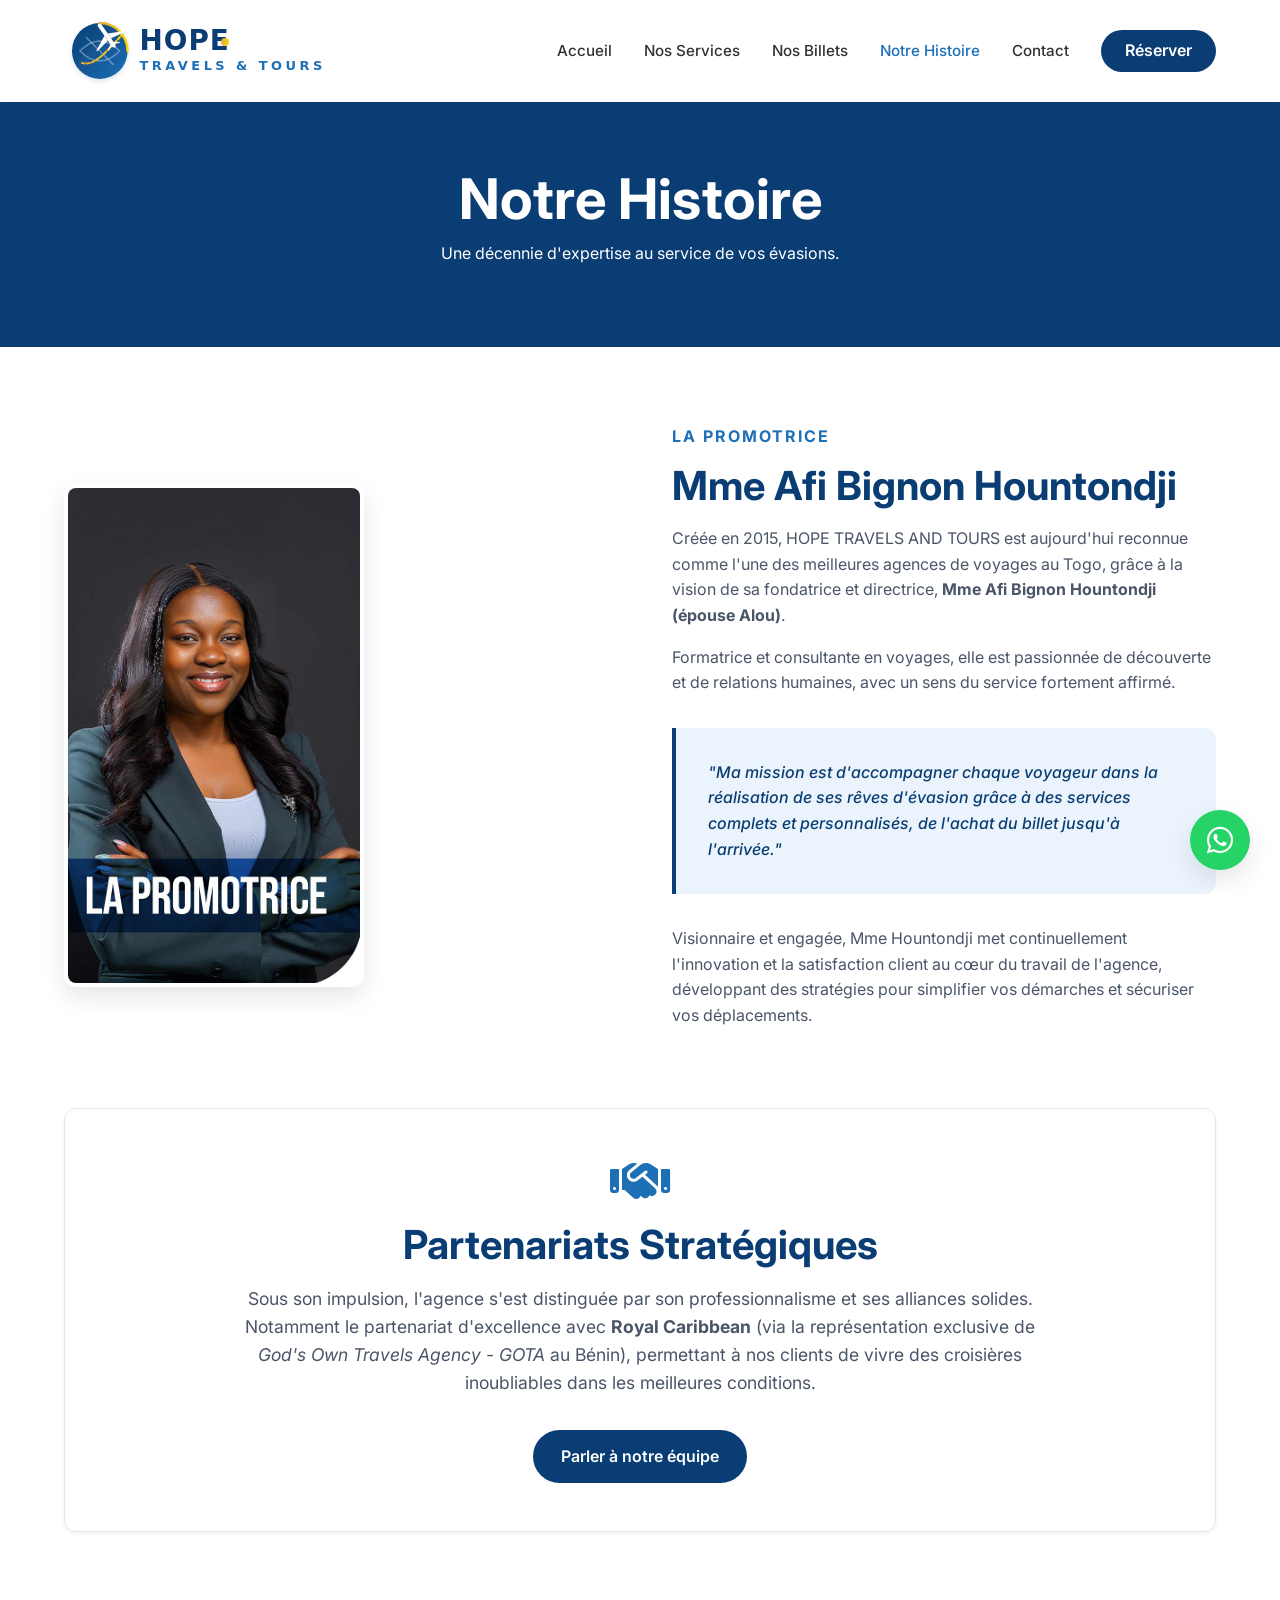
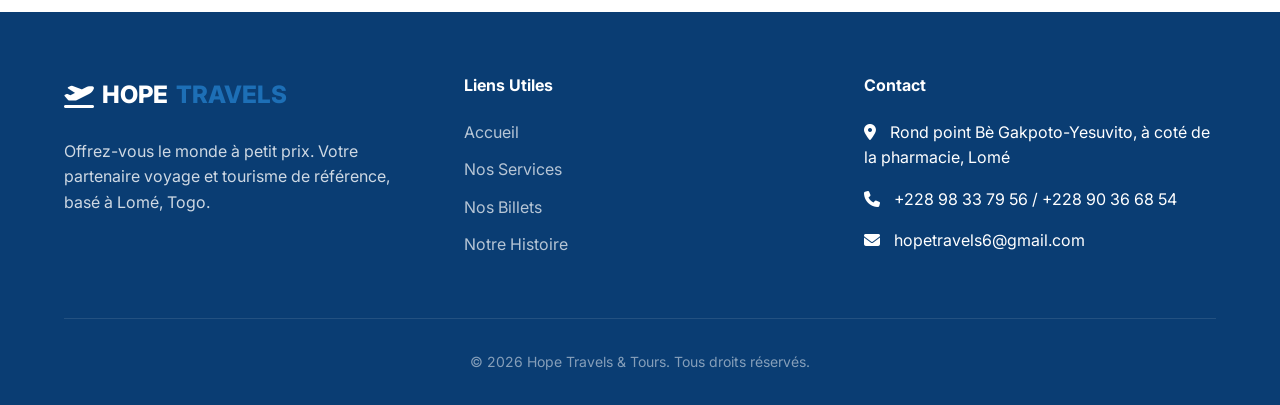
<file: histoire.html>
<!DOCTYPE html>
<html lang="fr">
<head>
    <meta charset="UTF-8">
    <meta name="viewport" content="width=device-width, initial-scale=1.0">
    <title>Notre Histoire | HOPE TRAVELS & TOURS</title>
    <meta name="description" content="Découvrez l'histoire de Hope Travels & Tours, agence fondée en 2015 par Mme Afi Bignon Hountondji, reconnue comme l'une des meilleures au Togo.">
    <link rel="icon" href="assets/images/favicon.svg" type="image/svg+xml" sizes="any">
    <link rel="apple-touch-icon" href="assets/images/favicon.svg">
    <meta name="theme-color" content="#0A3D73">
    <meta property="og:image" content="assets/images/logo.svg">
    <link href="https://fonts.googleapis.com/css2?family=Inter:wght@300;400;500;600;700;800&display=swap" rel="stylesheet">
    <link rel="stylesheet" href="https://cdnjs.cloudflare.com/ajax/libs/font-awesome/6.4.0/css/all.min.css">
    <link rel="stylesheet" href="css/style.css">
    
    <style>
        .page-header {
            background-color: var(--primary-blue);
            color: var(--white);
            padding: 4rem 0;
            text-align: center;
        }
        .page-header h1 { color: var(--white); margin-bottom: 0.5rem; }
        
        .history-grid {
            display: grid;
            grid-template-columns: 1fr 1fr;
            gap: 4rem;
            align-items: center;
        }
        
        .founder-img {
            border-radius: 12px;
            box-shadow: var(--shadow-lg);
            border: 4px solid var(--white);
        }
        
        .quote-box {
            background-color: var(--accent-blue);
            padding: 2rem;
            border-left: 4px solid var(--primary-blue);
            border-radius: 0 12px 12px 0;
            margin: 2rem 0;
            font-style: italic;
            color: var(--primary-blue);
            font-weight: 500;
        }
        
        .partnership-box {
            background: var(--white);
            padding: 3rem;
            border-radius: 12px;
            text-align: center;
            box-shadow: var(--shadow-sm);
            margin-top: 4rem;
            border: 1px solid var(--border-color);
        }
        
        @media (max-width: 768px) {
            .history-grid { grid-template-columns: 1fr; gap: 2rem; }
        }
    </style>
</head>
<body>

    <!-- HEADER -->
    <header class="header">
        <div class="nav-container">
            <a href="index.html" class="logo">
                <img src="assets/images/logo.svg" alt="Hope Travels & Tours Logo">
            </a>
            
            <button class="mobile-menu-btn">
                <i class="fa-solid fa-bars"></i>
            </button>

            <nav class="nav-menu">
                <a href="index.html" class="nav-link">Accueil</a>
                <a href="services.html" class="nav-link">Nos Services</a>
                <a href="billets.html" class="nav-link">Nos Billets</a>
                <a href="histoire.html" class="nav-link active">Notre Histoire</a>
                <a href="contact.html" class="nav-link">Contact</a>
                <a href="reserver.html" class="btn btn-primary" style="padding: 0.5rem 1.5rem;">Réserver</a>
            </nav>
        </div>
    </header>

    <!-- PAGE HEADER -->
    <div class="page-header">
        <div class="container">
            <h1>Notre Histoire</h1>
            <p>Une décennie d'expertise au service de vos évasions.</p>
        </div>
    </div>

    <!-- HISTORY CONTENT -->
    <section>
        <div class="container">
            <div class="history-grid animate-on-scroll">
                <div>
                    <img src="himm.png" alt="Mme Afi Bignon Hountondji, Directrice de Hope Travels" class="founder-img">
                </div>
                <div>
                    <h3 style="color: var(--secondary-blue); text-transform: uppercase; font-size: 1rem; letter-spacing: 2px;">La Promotrice</h3>
                    <h2>Mme Afi Bignon Hountondji</h2>
                    <p>Créée en 2015, HOPE TRAVELS AND TOURS est aujourd'hui reconnue comme l'une des meilleures agences de voyages au Togo, grâce à la vision de sa fondatrice et directrice, <strong>Mme Afi Bignon Hountondji (épouse Alou)</strong>.</p>
                    
                    <p>Formatrice et consultante en voyages, elle est passionnée de découverte et de relations humaines, avec un sens du service fortement affirmé.</p>
                    
                    <div class="quote-box">
                        "Ma mission est d'accompagner chaque voyageur dans la réalisation de ses rêves d'évasion grâce à des services complets et personnalisés, de l'achat du billet jusqu'à l'arrivée."
                    </div>
                    
                    <p>Visionnaire et engagée, Mme Hountondji met continuellement l'innovation et la satisfaction client au cœur du travail de l'agence, développant des stratégies pour simplifier vos démarches et sécuriser vos déplacements.</p>
                </div>
            </div>

            <!-- PARTNERSHIP -->
            <div class="partnership-box animate-on-scroll delay-100">
                <i class="fa-solid fa-handshake" style="font-size: 3rem; color: var(--secondary-blue); margin-bottom: 1rem;"></i>
                <h2>Partenariats Stratégiques</h2>
                <p style="max-width: 800px; margin: 0 auto; font-size: 1.1rem;">
                    Sous son impulsion, l'agence s'est distinguée par son professionnalisme et ses alliances solides. Notamment le partenariat d'excellence avec <strong>Royal Caribbean</strong> (via la représentation exclusive de <em>God's Own Travels Agency - GOTA</em> au Bénin), permettant à nos clients de vivre des croisières inoubliables dans les meilleures conditions.
                </p>
                <div style="margin-top: 2rem;">
                    <a href="contact.html" class="btn btn-primary">Parler à notre équipe</a>
                </div>
            </div>

        </div>
    </section>

    <!-- FOOTER -->
    <footer class="footer">
        <div class="container">
            <div class="footer-grid">
                <div class="footer-col">
                    <div class="logo" style="color: var(--white); margin-bottom: 1.5rem;">
                        <i class="fa-solid fa-plane-departure"></i>
                        HOPE <span>TRAVELS</span>
                    </div>
                    <p style="color: rgba(255,255,255,0.8);">Offrez-vous le monde à petit prix. Votre partenaire voyage et tourisme de référence, basé à Lomé, Togo.</p>
                </div>
                <div class="footer-col">
                    <h4>Liens Utiles</h4>
                    <a href="index.html" class="footer-link">Accueil</a>
                    <a href="services.html" class="footer-link">Nos Services</a>
                    <a href="billets.html" class="footer-link">Nos Billets</a>
                    <a href="histoire.html" class="footer-link">Notre Histoire</a>
                </div>
                <div class="footer-col">
                    <h4>Contact</h4>
                    <p><i class="fa-solid fa-location-dot" style="margin-right: 10px;"></i> Rond point Bè Gakpoto-Yesuvito, à coté de la pharmacie, Lomé</p>
                    <p><i class="fa-solid fa-phone" style="margin-right: 10px;"></i> +228 98 33 79 56 / +228 90 36 68 54</p>
                    <p><i class="fa-solid fa-envelope" style="margin-right: 10px;"></i> hopetravels6@gmail.com</p>
                </div>
            </div>
            <div class="footer-bottom">
                &copy; 2026 Hope Travels & Tours. Tous droits réservés.
            </div>
        </div>
    </footer>

    <!-- WHATSAPP FLOATING BUTTON -->
    <a href="https://wa.me/22898337956?text=Bonjour,%20je%20souhaite%20en%20savoir%20plus%20sur%20l'agence." class="whatsapp-float" target="_blank" aria-label="Contactez-nous sur WhatsApp">
        <i class="fa-brands fa-whatsapp"></i>
    </a>

    <script src="js/main.js"></script>
</body>
</html>
</file>
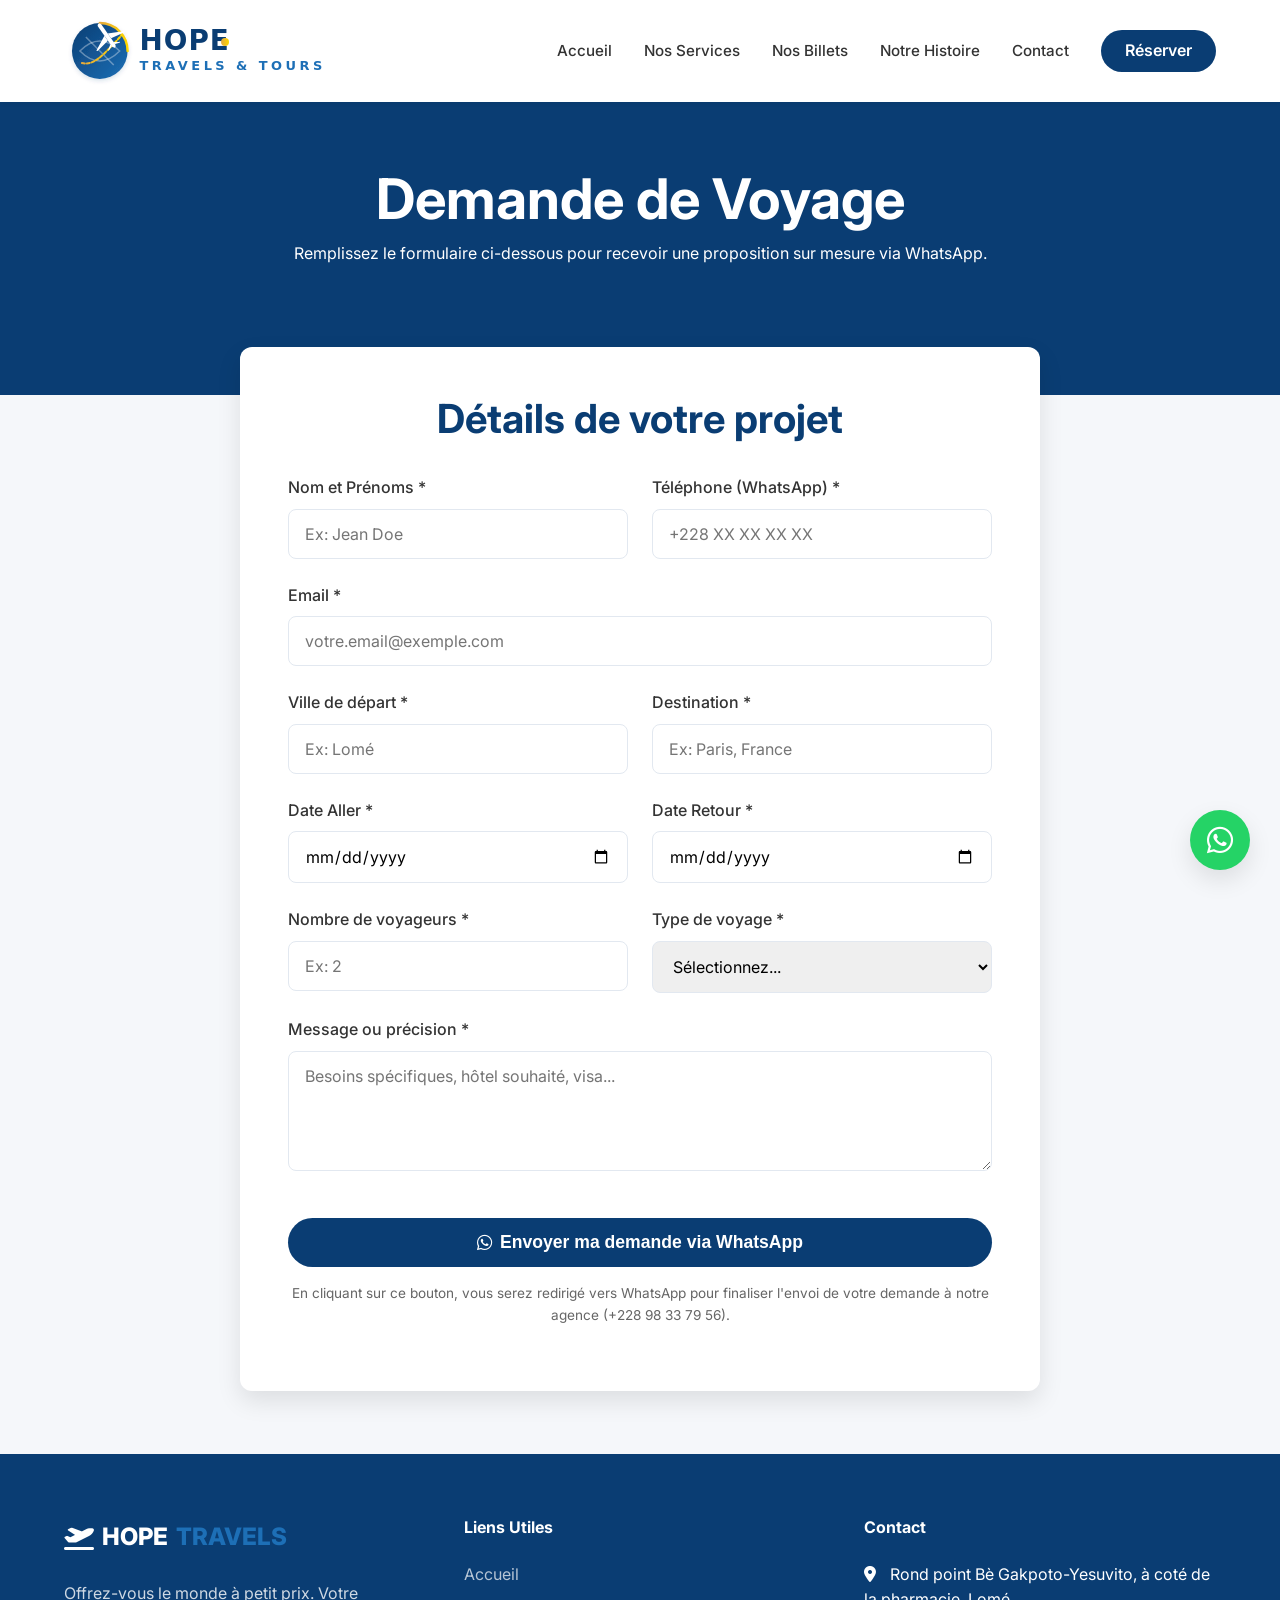
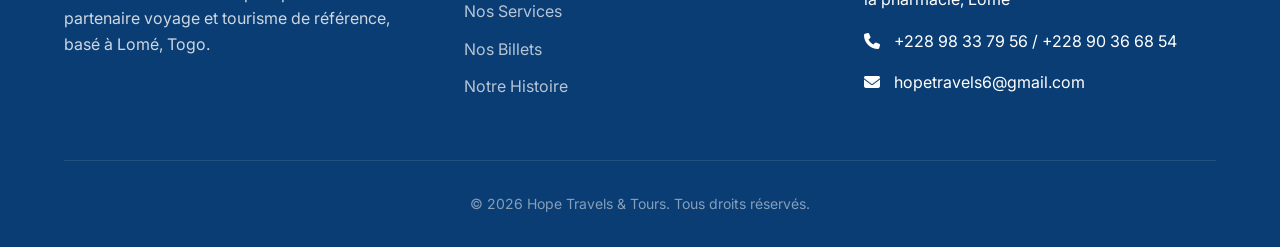
<file: reserver.html>
<!DOCTYPE html>
<html lang="fr">
<head>
    <meta charset="UTF-8">
    <meta name="viewport" content="width=device-width, initial-scale=1.0">
    <title>Réserver un Voyage | HOPE TRAVELS & TOURS</title>
    <meta name="description" content="Demandez un devis ou réservez votre voyage avec Hope Travels & Tours. Formulaire rapide de demande de voyage via WhatsApp.">
    <link rel="icon" href="assets/images/favicon.svg" type="image/svg+xml" sizes="any">
    <link rel="apple-touch-icon" href="assets/images/favicon.svg">
    <meta name="theme-color" content="#0A3D73">
    <meta property="og:image" content="assets/images/logo.svg">
    <link href="https://fonts.googleapis.com/css2?family=Inter:wght@300;400;500;600;700;800&display=swap" rel="stylesheet">
    <link rel="stylesheet" href="https://cdnjs.cloudflare.com/ajax/libs/font-awesome/6.4.0/css/all.min.css">
    <link rel="stylesheet" href="css/style.css">
    
    <style>
        .page-header {
            background-color: var(--primary-blue);
            color: var(--white);
            padding: 4rem 0;
            text-align: center;
        }
        .page-header h1 { color: var(--white); margin-bottom: 0.5rem; }
        
        .reservation-container {
            max-width: 800px;
            margin: -3rem auto 4rem;
            background: var(--white);
            border-radius: 12px;
            padding: 3rem;
            box-shadow: var(--shadow-lg);
            position: relative;
            z-index: 10;
        }
        
        .form-row {
            display: grid;
            grid-template-columns: 1fr 1fr;
            gap: 1.5rem;
        }
        
        @media (max-width: 768px) {
            .form-row { grid-template-columns: 1fr; }
            .reservation-container { padding: 1.5rem; margin-top: -2rem; }
        }
    </style>
</head>
<body class="section-light">

    <!-- HEADER -->
    <header class="header">
        <div class="nav-container">
            <a href="index.html" class="logo">
                <img src="assets/images/logo.svg" alt="Hope Travels & Tours Logo">
            </a>
            
            <button class="mobile-menu-btn">
                <i class="fa-solid fa-bars"></i>
            </button>

            <nav class="nav-menu">
                <a href="index.html" class="nav-link">Accueil</a>
                <a href="services.html" class="nav-link">Nos Services</a>
                <a href="billets.html" class="nav-link">Nos Billets</a>
                <a href="histoire.html" class="nav-link">Notre Histoire</a>
                <a href="contact.html" class="nav-link">Contact</a>
                <a href="reserver.html" class="btn btn-primary" style="padding: 0.5rem 1.5rem;">Réserver</a>
            </nav>
        </div>
    </header>

    <!-- PAGE HEADER -->
    <div class="page-header" style="padding-bottom: 7rem;">
        <div class="container">
            <h1>Demande de Voyage</h1>
            <p>Remplissez le formulaire ci-dessous pour recevoir une proposition sur mesure via WhatsApp.</p>
        </div>
    </div>

    <!-- FORM SECTION -->
    <div class="container">
        <div class="reservation-container animate-on-scroll">
            <h2 style="text-align: center; margin-bottom: 2rem;">Détails de votre projet</h2>
            
            <form id="reservationForm" onsubmit="handleReservationSubmit(event)">
                
                <div class="form-row">
                    <div class="form-group">
                        <label for="nom" class="form-label">Nom et Prénoms *</label>
                        <input type="text" id="nom" class="form-control" required placeholder="Ex: Jean Doe">
                    </div>
                    <div class="form-group">
                        <label for="telephone" class="form-label">Téléphone (WhatsApp) *</label>
                        <input type="tel" id="telephone" class="form-control" required placeholder="+228 XX XX XX XX">
                    </div>
                </div>

                <div class="form-group">
                    <label for="email" class="form-label">Email *</label>
                    <input type="email" id="email" class="form-control" required placeholder="votre.email@exemple.com">
                </div>

                <div class="form-row">
                    <div class="form-group">
                        <label for="ville_depart" class="form-label">Ville de départ *</label>
                        <input type="text" id="ville_depart" class="form-control" required placeholder="Ex: Lomé">
                    </div>
                    <div class="form-group">
                        <label for="destination" class="form-label">Destination *</label>
                        <input type="text" id="destination" class="form-control" required placeholder="Ex: Paris, France">
                    </div>
                </div>

                <div class="form-row">
                    <div class="form-group">
                        <label for="date_aller" class="form-label">Date Aller *</label>
                        <input type="date" id="date_aller" class="form-control" required>
                    </div>
                    <div class="form-group">
                        <label for="date_retour" class="form-label">Date Retour *</label>
                        <input type="date" id="date_retour" class="form-control" required>
                    </div>
                </div>

                <div class="form-row">
                    <div class="form-group">
                        <label for="nb_voyageurs" class="form-label">Nombre de voyageurs *</label>
                        <input type="number" id="nb_voyageurs" min="1" class="form-control" required placeholder="Ex: 2">
                    </div>
                    <div class="form-group">
                        <label for="type_voyage" class="form-label">Type de voyage *</label>
                        <select id="type_voyage" class="form-control" required>
                            <option value="">Sélectionnez...</option>
                            <option value="Affaires">Affaires</option>
                            <option value="Tourisme / Vacances">Tourisme / Vacances</option>
                            <option value="Études">Études</option>
                            <option value="Mission professionnelle">Mission professionnelle</option>
                            <option value="Autre">Autre</option>
                        </select>
                    </div>
                </div>

                <div class="form-group">
                    <label for="message" class="form-label">Message ou précision *</label>
                    <textarea id="message" class="form-control" required placeholder="Besoins spécifiques, hôtel souhaité, visa..."></textarea>
                </div>

                <button type="submit" class="btn btn-primary" style="width: 100%; margin-top: 1rem; font-size: 1.1rem;">
                    <i class="fa-brands fa-whatsapp"></i> Envoyer ma demande via WhatsApp
                </button>
            </form>
            <p style="text-align: center; font-size: 0.85rem; color: #666; margin-top: 1rem;">
                En cliquant sur ce bouton, vous serez redirigé vers WhatsApp pour finaliser l'envoi de votre demande à notre agence (+228 98 33 79 56).
            </p>
        </div>
    </div>

    <!-- FOOTER -->
    <footer class="footer">
        <div class="container">
            <div class="footer-grid">
                <div class="footer-col">
                    <div class="logo" style="color: var(--white); margin-bottom: 1.5rem;">
                        <i class="fa-solid fa-plane-departure"></i>
                        HOPE <span>TRAVELS</span>
                    </div>
                    <p style="color: rgba(255,255,255,0.8);">Offrez-vous le monde à petit prix. Votre partenaire voyage et tourisme de référence, basé à Lomé, Togo.</p>
                </div>
                <div class="footer-col">
                    <h4>Liens Utiles</h4>
                    <a href="index.html" class="footer-link">Accueil</a>
                    <a href="services.html" class="footer-link">Nos Services</a>
                    <a href="billets.html" class="footer-link">Nos Billets</a>
                    <a href="histoire.html" class="footer-link">Notre Histoire</a>
                </div>
                <div class="footer-col">
                    <h4>Contact</h4>
                    <p><i class="fa-solid fa-location-dot" style="margin-right: 10px;"></i> Rond point Bè Gakpoto-Yesuvito, à coté de la pharmacie, Lomé</p>
                    <p><i class="fa-solid fa-phone" style="margin-right: 10px;"></i> +228 98 33 79 56 / +228 90 36 68 54</p>
                    <p><i class="fa-solid fa-envelope" style="margin-right: 10px;"></i> hopetravels6@gmail.com</p>
                </div>
            </div>
            <div class="footer-bottom">
                &copy; 2026 Hope Travels & Tours. Tous droits réservés.
            </div>
        </div>
    </footer>

    <!-- WHATSAPP FLOATING BUTTON -->
    <a href="https://wa.me/22898337956?text=Bonjour,%20j'ai%20besoin%20d'aide%20pour%20une%20r%C3%A9servation." class="whatsapp-float" target="_blank" aria-label="Contactez-nous sur WhatsApp">
        <i class="fa-brands fa-whatsapp"></i>
    </a>

    <script src="js/main.js"></script>
</body>
</html>
</file>
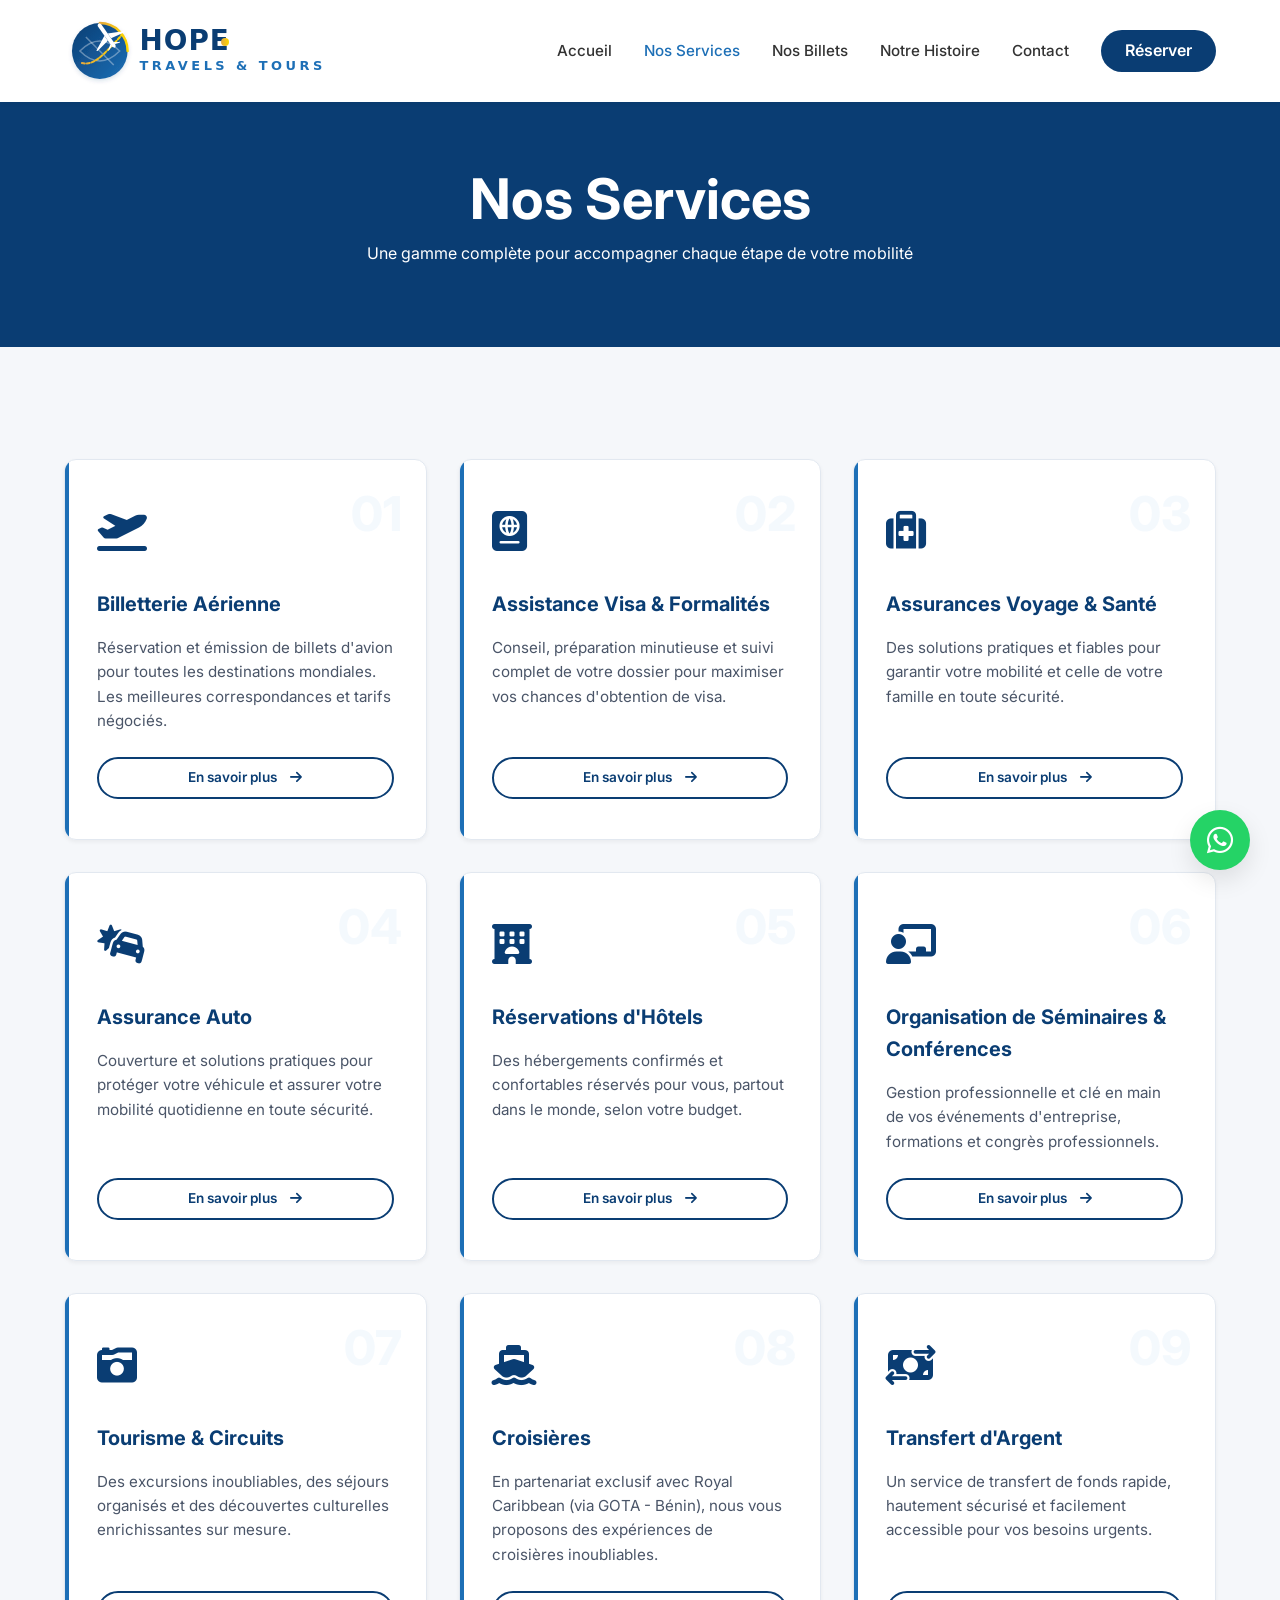
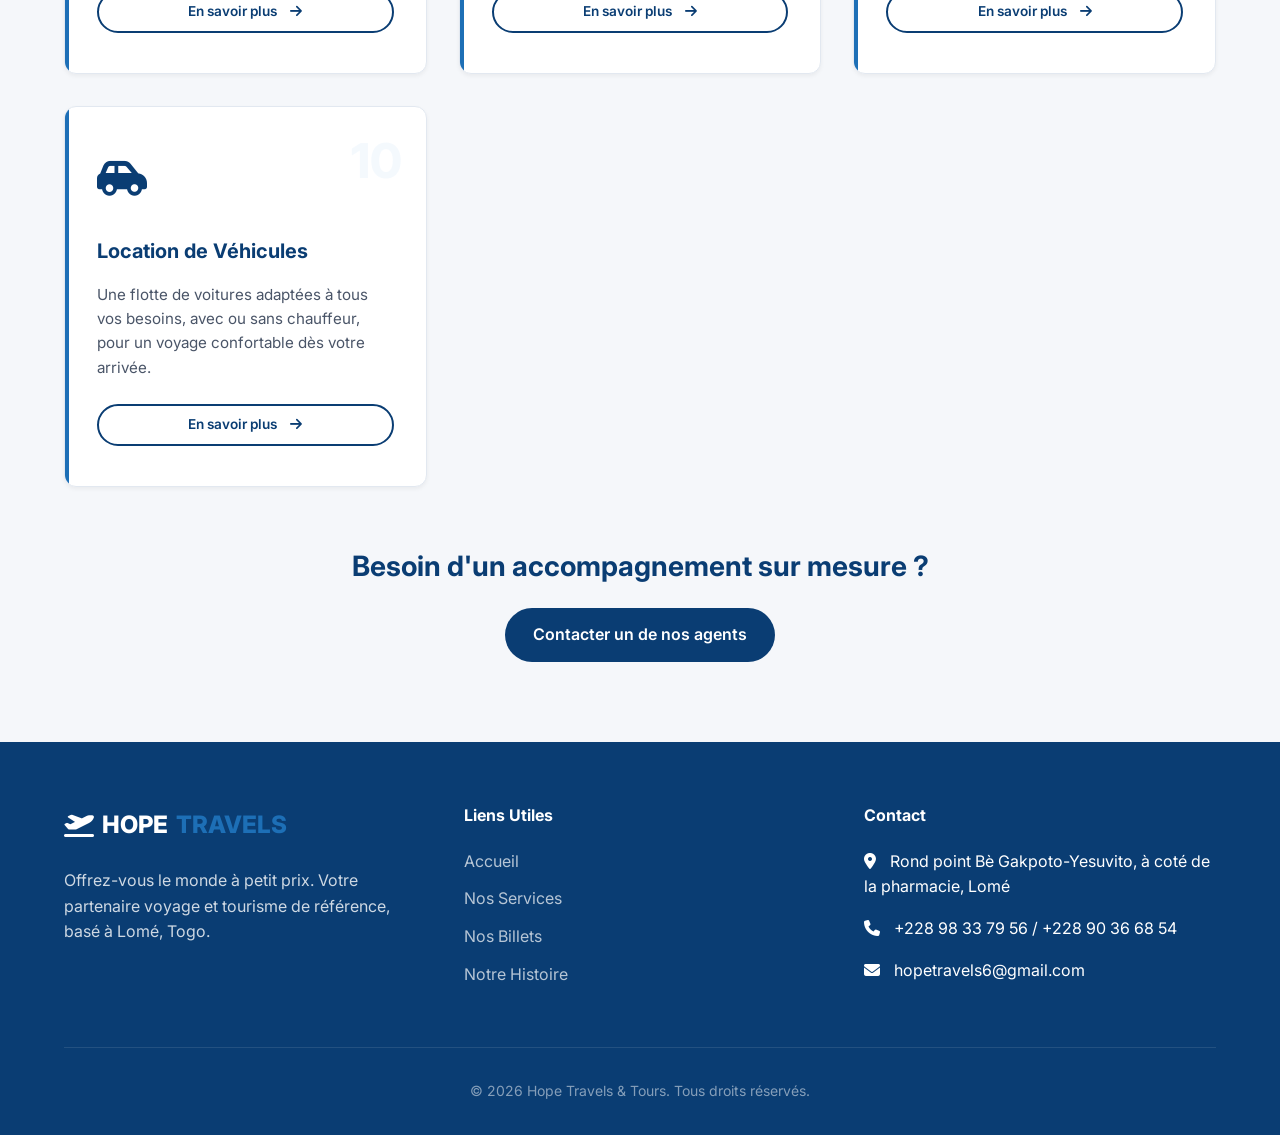
<file: services.html>
<!DOCTYPE html>
<html lang="fr">
<head>
    <meta charset="UTF-8">
    <meta name="viewport" content="width=device-width, initial-scale=1.0">
    <title>Nos Services | HOPE TRAVELS & TOURS</title>
    <meta name="description" content="Découvrez nos services complets : billetterie aérienne, visa, assurances voyage, croisières, hôtels, location de véhicules et plus.">
    <link rel="icon" href="assets/images/favicon.svg" type="image/svg+xml" sizes="any">
    <link rel="apple-touch-icon" href="assets/images/favicon.svg">
    <meta name="theme-color" content="#0A3D73">
    <meta property="og:image" content="assets/images/logo.svg">
    <link href="https://fonts.googleapis.com/css2?family=Inter:wght@300;400;500;600;700;800&display=swap" rel="stylesheet">
    <link rel="stylesheet" href="https://cdnjs.cloudflare.com/ajax/libs/font-awesome/6.4.0/css/all.min.css">
    <link rel="stylesheet" href="css/style.css">
    
    <style>
        .page-header {
            background-color: var(--primary-blue);
            color: var(--white);
            padding: 4rem 0;
            text-align: center;
        }
        .page-header h1 {
            color: var(--white);
            margin-bottom: 0.5rem;
        }
        .service-list-grid {
            display: grid;
            grid-template-columns: repeat(auto-fit, minmax(320px, 1fr));
            gap: 2rem;
            margin-top: 2rem;
        }
        .service-item {
            background: var(--white);
            border-radius: 12px;
            padding: 2.5rem 2rem;
            box-shadow: var(--shadow-sm);
            border: 1px solid var(--border-color);
            transition: var(--transition-smooth);
            position: relative;
            overflow: hidden;
            cursor: pointer;
            display: flex;
            flex-direction: column;
        }
        .service-item > div:last-child {
            margin-top: auto !important; /* Push button to bottom to equalize heights */
            padding-top: 1.5rem;
        }
        .service-item:hover {
            transform: translateY(-5px);
            box-shadow: var(--shadow-lg);
            border-color: var(--secondary-blue);
        }
        .service-item::before {
            content: '';
            position: absolute;
            top: 0;
            left: 0;
            width: 4px;
            height: 100%;
            background-color: var(--secondary-blue);
        }
        .service-number {
            position: absolute;
            top: 1rem;
            right: 1.5rem;
            font-size: 3rem;
            font-weight: 800;
            color: var(--accent-blue);
            opacity: 0.5;
        }
        .service-icon {
            font-size: 2.5rem;
            color: var(--primary-blue);
            margin-bottom: 1.5rem;
        }
        .service-title {
            font-size: 1.25rem;
            font-weight: 700;
            color: var(--primary-blue);
            margin-bottom: 1rem;
        }
        .service-desc {
            color: var(--text-color);
            font-size: 0.95rem;
        }
    </style>
</head>
<body>

    <!-- HEADER -->
    <header class="header">
        <div class="nav-container">
            <a href="index.html" class="logo">
                <img src="assets/images/logo.svg" alt="Hope Travels & Tours Logo">
            </a>
            
            <button class="mobile-menu-btn">
                <i class="fa-solid fa-bars"></i>
            </button>

            <nav class="nav-menu">
                <a href="index.html" class="nav-link">Accueil</a>
                <a href="services.html" class="nav-link active">Nos Services</a>
                <a href="billets.html" class="nav-link">Nos Billets</a>
                <a href="histoire.html" class="nav-link">Notre Histoire</a>
                <a href="contact.html" class="nav-link">Contact</a>
                <a href="reserver.html" class="btn btn-primary" style="padding: 0.5rem 1.5rem;">Réserver</a>
            </nav>
        </div>
    </header>

    <!-- PAGE HEADER -->
    <div class="page-header">
        <div class="container">
            <h1>Nos Services</h1>
            <p>Une gamme complète pour accompagner chaque étape de votre mobilité</p>
        </div>
    </div>

    <!-- SERVICES LIST -->
    <section class="section-light">
        <div class="container">
            
            <div class="service-list-grid animate-on-scroll delay-100">
                <!-- 1 -->
                <div class="service-item" onclick="openServiceModal('Billetterie Aérienne')">
                    <div class="service-number">01</div>
                    <div class="service-icon"><i class="fa-solid fa-plane-departure"></i></div>
                    <div class="service-title">Billetterie Aérienne</div>
                    <div class="service-desc">Réservation et émission de billets d'avion pour toutes les destinations mondiales. Les meilleures correspondances et tarifs négociés.</div>
                    <div style="margin-top: 1.5rem;">
                        <span class="btn btn-secondary" style="padding: 0.5rem 1rem; font-size: 0.85rem; width: 100%; pointer-events: none;">En savoir plus <i class="fa-solid fa-arrow-right" style="margin-left: 5px;"></i></span>
                    </div>
                </div>
                <!-- 2 -->
                <div class="service-item" onclick="openServiceModal('Assistance Visa & Formalités')">
                    <div class="service-number">02</div>
                    <div class="service-icon"><i class="fa-solid fa-passport"></i></div>
                    <div class="service-title">Assistance Visa & Formalités</div>
                    <div class="service-desc">Conseil, préparation minutieuse et suivi complet de votre dossier pour maximiser vos chances d'obtention de visa.</div>
                    <div style="margin-top: 1.5rem;">
                        <span class="btn btn-secondary" style="padding: 0.5rem 1rem; font-size: 0.85rem; width: 100%; pointer-events: none;">En savoir plus <i class="fa-solid fa-arrow-right" style="margin-left: 5px;"></i></span>
                    </div>
                </div>
                <!-- 3 -->
                <div class="service-item" onclick="openServiceModal('Assurances Voyage & Santé')">
                    <div class="service-number">03</div>
                    <div class="service-icon"><i class="fa-solid fa-suitcase-medical"></i></div>
                    <div class="service-title">Assurances Voyage & Santé</div>
                    <div class="service-desc">Des solutions pratiques et fiables pour garantir votre mobilité et celle de votre famille en toute sécurité.</div>
                    <div style="margin-top: 1.5rem;">
                        <span class="btn btn-secondary" style="padding: 0.5rem 1rem; font-size: 0.85rem; width: 100%; pointer-events: none;">En savoir plus <i class="fa-solid fa-arrow-right" style="margin-left: 5px;"></i></span>
                    </div>
                </div>
                <!-- 4 -->
                <div class="service-item" onclick="openServiceModal('Assurance Auto')">
                    <div class="service-number">04</div>
                    <div class="service-icon"><i class="fa-solid fa-car-burst"></i></div>
                    <div class="service-title">Assurance Auto</div>
                    <div class="service-desc">Couverture et solutions pratiques pour protéger votre véhicule et assurer votre mobilité quotidienne en toute sécurité.</div>
                    <div style="margin-top: 1.5rem;">
                        <span class="btn btn-secondary" style="padding: 0.5rem 1rem; font-size: 0.85rem; width: 100%; pointer-events: none;">En savoir plus <i class="fa-solid fa-arrow-right" style="margin-left: 5px;"></i></span>
                    </div>
                </div>
                <!-- 5 -->
                <div class="service-item" onclick="openServiceModal('Réservations d\'Hôtels')">
                    <div class="service-number">05</div>
                    <div class="service-icon"><i class="fa-solid fa-hotel"></i></div>
                    <div class="service-title">Réservations d'Hôtels</div>
                    <div class="service-desc">Des hébergements confirmés et confortables réservés pour vous, partout dans le monde, selon votre budget.</div>
                    <div style="margin-top: 1.5rem;">
                        <span class="btn btn-secondary" style="padding: 0.5rem 1rem; font-size: 0.85rem; width: 100%; pointer-events: none;">En savoir plus <i class="fa-solid fa-arrow-right" style="margin-left: 5px;"></i></span>
                    </div>
                </div>
                <!-- 6 -->
                <div class="service-item" onclick="openServiceModal('Organisation de Séminaires & Conférences')">
                    <div class="service-number">06</div>
                    <div class="service-icon"><i class="fa-solid fa-chalkboard-user"></i></div>
                    <div class="service-title">Organisation de Séminaires & Conférences</div>
                    <div class="service-desc">Gestion professionnelle et clé en main de vos événements d'entreprise, formations et congrès professionnels.</div>
                    <div style="margin-top: 1.5rem;">
                        <span class="btn btn-secondary" style="padding: 0.5rem 1rem; font-size: 0.85rem; width: 100%; pointer-events: none;">En savoir plus <i class="fa-solid fa-arrow-right" style="margin-left: 5px;"></i></span>
                    </div>
                </div>
                <!-- 7 -->
                <div class="service-item" onclick="openServiceModal('Tourisme & Circuits')">
                    <div class="service-number">07</div>
                    <div class="service-icon"><i class="fa-solid fa-camera-retro"></i></div>
                    <div class="service-title">Tourisme & Circuits</div>
                    <div class="service-desc">Des excursions inoubliables, des séjours organisés et des découvertes culturelles enrichissantes sur mesure.</div>
                    <div style="margin-top: 1.5rem;">
                        <span class="btn btn-secondary" style="padding: 0.5rem 1rem; font-size: 0.85rem; width: 100%; pointer-events: none;">En savoir plus <i class="fa-solid fa-arrow-right" style="margin-left: 5px;"></i></span>
                    </div>
                </div>
                <!-- 8 -->
                <div class="service-item" onclick="openServiceModal('Croisières')">
                    <div class="service-number">08</div>
                    <div class="service-icon"><i class="fa-solid fa-ship"></i></div>
                    <div class="service-title">Croisières</div>
                    <div class="service-desc">En partenariat exclusif avec Royal Caribbean (via GOTA - Bénin), nous vous proposons des expériences de croisières inoubliables.</div>
                    <div style="margin-top: 1.5rem;">
                        <span class="btn btn-secondary" style="padding: 0.5rem 1rem; font-size: 0.85rem; width: 100%; pointer-events: none;">En savoir plus <i class="fa-solid fa-arrow-right" style="margin-left: 5px;"></i></span>
                    </div>
                </div>
                <!-- 9 -->
                <div class="service-item" onclick="openServiceModal('Transfert d\'Argent')">
                    <div class="service-number">09</div>
                    <div class="service-icon"><i class="fa-solid fa-money-bill-transfer"></i></div>
                    <div class="service-title">Transfert d'Argent</div>
                    <div class="service-desc">Un service de transfert de fonds rapide, hautement sécurisé et facilement accessible pour vos besoins urgents.</div>
                    <div style="margin-top: 1.5rem;">
                        <span class="btn btn-secondary" style="padding: 0.5rem 1rem; font-size: 0.85rem; width: 100%; pointer-events: none;">En savoir plus <i class="fa-solid fa-arrow-right" style="margin-left: 5px;"></i></span>
                    </div>
                </div>
                <!-- 10 -->
                <div class="service-item" onclick="openServiceModal('Location de Véhicules')">
                    <div class="service-number">10</div>
                    <div class="service-icon"><i class="fa-solid fa-car-side"></i></div>
                    <div class="service-title">Location de Véhicules</div>
                    <div class="service-desc">Une flotte de voitures adaptées à tous vos besoins, avec ou sans chauffeur, pour un voyage confortable dès votre arrivée.</div>
                    <div style="margin-top: 1.5rem;">
                        <span class="btn btn-secondary" style="padding: 0.5rem 1rem; font-size: 0.85rem; width: 100%; pointer-events: none;">En savoir plus <i class="fa-solid fa-arrow-right" style="margin-left: 5px;"></i></span>
                    </div>
                </div>
            </div>

            <div style="text-align: center; margin-top: 4rem;">
                <h3 style="margin-bottom: 1.5rem;">Besoin d'un accompagnement sur mesure ?</h3>
                <a href="contact.html" class="btn btn-primary">Contacter un de nos agents</a>
            </div>

        </div>
    </section>

    <!-- FOOTER -->
    <footer class="footer">
        <div class="container">
            <div class="footer-grid">
                <div class="footer-col">
                    <div class="logo" style="color: var(--white); margin-bottom: 1.5rem;">
                        <i class="fa-solid fa-plane-departure"></i>
                        HOPE <span>TRAVELS</span>
                    </div>
                    <p style="color: rgba(255,255,255,0.8);">Offrez-vous le monde à petit prix. Votre partenaire voyage et tourisme de référence, basé à Lomé, Togo.</p>
                </div>
                <div class="footer-col">
                    <h4>Liens Utiles</h4>
                    <a href="index.html" class="footer-link">Accueil</a>
                    <a href="services.html" class="footer-link">Nos Services</a>
                    <a href="billets.html" class="footer-link">Nos Billets</a>
                    <a href="histoire.html" class="footer-link">Notre Histoire</a>
                </div>
                <div class="footer-col">
                    <h4>Contact</h4>
                    <p><i class="fa-solid fa-location-dot" style="margin-right: 10px;"></i> Rond point Bè Gakpoto-Yesuvito, à coté de la pharmacie, Lomé</p>
                    <p><i class="fa-solid fa-phone" style="margin-right: 10px;"></i> +228 98 33 79 56 / +228 90 36 68 54</p>
                    <p><i class="fa-solid fa-envelope" style="margin-right: 10px;"></i> hopetravels6@gmail.com</p>
                </div>
            </div>
            <div class="footer-bottom">
                &copy; 2026 Hope Travels & Tours. Tous droits réservés.
            </div>
        </div>
    </footer>

    <!-- WHATSAPP FLOATING BUTTON -->
    <a href="https://wa.me/22898337956?text=Bonjour,%20je%20souhaite%20avoir%20plus%20d'informations%20sur%20vos%20services." class="whatsapp-float" target="_blank" aria-label="Contactez-nous sur WhatsApp">
        <i class="fa-brands fa-whatsapp"></i>
    </a>

    <!-- SERVICE MODAL -->
    <div class="modal-overlay" id="serviceModal">
        <div class="modal-content" style="max-width: 600px;">
            <button class="modal-close" onclick="closeServiceModal()">
                <i class="fa-solid fa-xmark"></i>
            </button>
            <div class="modal-header">
                <h2>Demander un Service</h2>
                <p>Remplissez ce formulaire et nous vous recontacterons via WhatsApp.</p>
            </div>
            
            <form id="serviceForm" onsubmit="handleServiceSubmit(event)">
                <div style="display: grid; grid-template-columns: 1fr 1fr; gap: 1rem;">
                    <div class="form-group">
                        <label class="form-label" for="s_nom">Nom</label>
                        <input type="text" id="s_nom" class="form-control" required placeholder="Votre nom">
                    </div>
                    <div class="form-group">
                        <label class="form-label" for="s_prenom">Prénom</label>
                        <input type="text" id="s_prenom" class="form-control" required placeholder="Votre prénom">
                    </div>
                </div>
                
                <div class="form-group">
                    <label class="form-label" for="s_email">Email</label>
                    <input type="email" id="s_email" class="form-control" required placeholder="votre@email.com">
                </div>
                
                <div class="form-group">
                    <label class="form-label" for="s_sujet">Sujet</label>
                    <input type="text" id="s_sujet" class="form-control" required readonly>
                </div>
                
                <div class="form-group">
                    <label class="form-label" for="s_message">Votre Message</label>
                    <textarea id="s_message" class="form-control" required placeholder="Dites-nous comment nous pouvons vous aider..."></textarea>
                </div>
                
                <button type="submit" class="btn btn-primary" style="width: 100%; margin-top: 1rem;">
                    Envoyer sur WhatsApp <i class="fa-brands fa-whatsapp" style="margin-left: 8px;"></i>
                </button>
            </form>
        </div>
    </div>

    <script src="js/main.js"></script>
</body>
</html>
</file>
<file: css/style.css>
/* VARIABLES & RESET */
:root {
  --primary-blue: #0A3D73; /* Premium dark blue */
  --secondary-blue: #1D6FB6; /* Softer blue */
  --accent-blue: #EBF4FC; /* Light background blue */
  --white: #FFFFFF;
  --light-gray: #F5F7FA;
  --dark-gray: #333333;
  --text-color: #4A5568;
  --border-color: #E2E8F0;
  
  --font-main: 'Inter', system-ui, -apple-system, sans-serif;
  --transition-smooth: all 0.3s cubic-bezier(0.25, 0.8, 0.25, 1);
  --shadow-sm: 0 2px 4px rgba(0,0,0,0.05);
  --shadow-md: 0 4px 6px rgba(0,0,0,0.07);
  --shadow-lg: 0 10px 25px rgba(0,0,0,0.1);
}

* {
  margin: 0;
  padding: 0;
  box-sizing: border-box;
}

body {
  font-family: var(--font-main);
  color: var(--text-color);
  background-color: var(--white);
  line-height: 1.6;
  -webkit-font-smoothing: antialiased;
  overflow-x: hidden;
}

a {
  text-decoration: none;
  color: inherit;
  transition: var(--transition-smooth);
}

ul {
  list-style: none;
}

img {
  max-width: 100%;
  height: auto;
  display: block;
}

/* TYPOGRAPHY */
h1, h2, h3, h4, h5, h6 {
  color: var(--primary-blue);
  font-weight: 700;
  line-height: 1.2;
  margin-bottom: 1rem;
}

h1 { font-size: clamp(2rem, 5vw, 3.5rem); }
h2 { font-size: clamp(1.75rem, 4vw, 2.5rem); }
h3 { font-size: clamp(1.25rem, 3vw, 1.75rem); }
p { margin-bottom: 1rem; }

/* LAYOUT & CONTAINERS */
.container {
  width: 100%;
  max-width: 1200px;
  margin: 0 auto;
  padding: 0 1.5rem;
}

section {
  padding: 5rem 0;
}

.section-light { background-color: var(--light-gray); }
.section-blue { background-color: var(--primary-blue); color: var(--white); }
.section-blue h2, .section-blue h3, .section-blue p { color: var(--white); }

/* BUTTONS */
.btn {
  display: inline-flex;
  align-items: center;
  justify-content: center;
  padding: 0.875rem 1.75rem;
  border-radius: 50px;
  font-weight: 600;
  cursor: pointer;
  transition: var(--transition-smooth);
  text-align: center;
  border: none;
  gap: 0.5rem;
}

.btn-primary {
  background-color: var(--primary-blue);
  color: var(--white);
}

.btn-primary:hover {
  background-color: var(--secondary-blue);
  transform: translateY(-2px);
  box-shadow: var(--shadow-md);
}

.btn-secondary {
  background-color: var(--white);
  color: var(--primary-blue);
  border: 2px solid var(--primary-blue);
}

.btn-secondary:hover {
  background-color: var(--primary-blue);
  color: var(--white);
}

/* HEADER & NAVIGATION */
.header {
  background-color: var(--white);
  box-shadow: var(--shadow-sm);
  position: sticky;
  top: 0;
  z-index: 1000;
}

.nav-container {
  display: flex;
  justify-content: space-between;
  align-items: center;
  padding: 1rem 1.5rem;
  max-width: 1200px;
  margin: 0 auto;
}

.logo {
  font-size: 1.5rem;
  font-weight: 800;
  color: var(--primary-blue);
  display: flex;
  align-items: center;
  gap: 0.5rem;
}
.logo span { color: var(--secondary-blue); }

.logo img {
  height: 52px;
  width: auto;
  max-width: 100%;
  object-fit: contain;
}

@media (min-width: 768px) {
  .logo img {
    height: 62px;
    max-width: 100%;
  }
}

@media (min-width: 1024px) {
  .logo img {
    height: 70px;
    max-width: 100%;
  }
}

.nav-menu {
  display: flex;
  gap: 2rem;
  align-items: center;
}

.nav-link {
  font-weight: 500;
  color: var(--dark-gray);
  font-size: 0.95rem;
}

.nav-link:hover, .nav-link.active {
  color: var(--secondary-blue);
}

.mobile-menu-btn {
  display: none;
  background: none;
  border: none;
  font-size: 1.5rem;
  color: var(--primary-blue);
  cursor: pointer;
}

/* HERO SECTION */
.hero {
  position: relative;
  min-height: 80vh;
  display: flex;
  align-items: center;
  background-color: var(--primary-blue);
  color: var(--white);
  overflow: hidden;
}

.hero-bg {
  position: absolute;
  top: 0;
  left: 0;
  width: 100%;
  height: 100%;
  object-fit: cover;
  opacity: 0.4;
  z-index: 0;
}

.hero-content {
  position: relative;
  z-index: 1;
  max-width: 600px;
}

.hero h1 {
  color: var(--white);
  margin-bottom: 1.5rem;
}

.hero p {
  font-size: 1.125rem;
  margin-bottom: 2rem;
  opacity: 0.9;
}

.hero-buttons {
  display: flex;
  gap: 1rem;
  flex-wrap: wrap;
}

/* CARDS */
.card-grid {
  display: grid;
  grid-template-columns: repeat(auto-fit, minmax(280px, 1fr));
  gap: 2rem;
  margin-top: 3rem;
}

.card {
  background: var(--white);
  border-radius: 12px;
  padding: 2rem;
  box-shadow: var(--shadow-sm);
  transition: var(--transition-smooth);
  border: 1px solid var(--border-color);
  height: 100%;
  display: flex;
  flex-direction: column;
}

.card:hover {
  transform: translateY(-5px);
  box-shadow: var(--shadow-lg);
  border-color: var(--accent-blue);
}

.card-icon {
  width: 50px;
  height: 50px;
  background-color: var(--accent-blue);
  color: var(--secondary-blue);
  border-radius: 10px;
  display: flex;
  align-items: center;
  justify-content: center;
  font-size: 1.5rem;
  margin-bottom: 1.5rem;
}

/* FORMS */
.form-group {
  margin-bottom: 1.5rem;
}

.form-label {
  display: block;
  font-weight: 500;
  margin-bottom: 0.5rem;
  color: var(--dark-gray);
}

.form-control {
  width: 100%;
  padding: 0.875rem 1rem;
  border: 1px solid var(--border-color);
  border-radius: 8px;
  font-family: inherit;
  font-size: 1rem;
  transition: var(--transition-smooth);
}

.form-control:focus {
  outline: none;
  border-color: var(--secondary-blue);
  box-shadow: 0 0 0 3px var(--accent-blue);
}

textarea.form-control {
  min-height: 120px;
  resize: vertical;
}

/* FLOATING WHATSAPP */
.whatsapp-float {
  position: fixed;
  width: 60px;
  height: 60px;
  bottom: 30px;
  right: 30px;
  background-color: #25d366;
  color: #FFF;
  border-radius: 50px;
  text-align: center;
  font-size: 30px;
  box-shadow: var(--shadow-lg);
  z-index: 100;
  display: flex;
  align-items: center;
  justify-content: center;
  transition: var(--transition-smooth);
}

.whatsapp-float:hover {
  background-color: #128C7E;
  transform: scale(1.1);
}

/* FOOTER */
.footer {
  background-color: var(--primary-blue);
  color: var(--white);
  padding: 4rem 0 2rem;
}

.footer-grid {
  display: grid;
  grid-template-columns: repeat(auto-fit, minmax(250px, 1fr));
  gap: 3rem;
  margin-bottom: 3rem;
}

.footer-col h4 {
  color: var(--white);
  margin-bottom: 1.5rem;
}

.footer-link {
  display: block;
  color: rgba(255,255,255,0.7);
  margin-bottom: 0.75rem;
}

.footer-link:hover {
  color: var(--white);
  transform: translateX(5px);
}

.footer-bottom {
  text-align: center;
  padding-top: 2rem;
  border-top: 1px solid rgba(255,255,255,0.1);
  color: rgba(255,255,255,0.5);
  font-size: 0.875rem;
}

/* MOBILE RESPONSIVE */
@media (max-width: 768px) {
  section { padding: 3rem 0; }
  
  .container { padding: 0 1.25rem; }

  .nav-menu {
    position: fixed;
    top: 65px;
    left: -100%;
    width: 100%;
    height: calc(100vh - 65px);
    background-color: var(--white);
    flex-direction: column;
    padding: 2rem;
    transition: var(--transition-smooth);
    box-shadow: var(--shadow-sm);
    z-index: 999;
    align-items: stretch;
    text-align: center;
  }
  
  .nav-menu.active {
    left: 0;
  }
  
  .nav-link {
    font-size: 1.1rem;
    padding: 0.75rem 0;
    border-bottom: 1px solid var(--light-gray);
  }
  
  .mobile-menu-btn {
    display: block;
  }
  
  .hero {
    min-height: 60vh;
    text-align: center;
    padding-top: 2rem;
  }
  
  .hero h1 { font-size: 2.2rem; }
  .hero p { font-size: 1rem; margin-bottom: 1.5rem; }
  
  .hero-buttons {
    flex-direction: column;
    gap: 0.8rem;
  }
  
  .hero-buttons .btn { width: 100%; }
  
  .whatsapp-float {
    width: 50px;
    height: 50px;
    bottom: 20px;
    right: 20px;
    font-size: 25px;
  }

  /* Force grids to 1 column on mobile */
  .card-grid, 
  .features-grid, 
  .service-list-grid, 
  .destinations-grid,
  .history-grid,
  .contact-grid,
  .tickets-grid {
    grid-template-columns: 1fr !important;
    gap: 2rem !important;
  }
}

/* SCROLL ANIMATIONS */
.animate-on-scroll {
  opacity: 0;
  transform: translateY(30px);
  transition: opacity 0.8s ease-out, transform 0.8s ease-out;
  will-change: opacity, transform;
}

.animate-on-scroll.is-visible {
  opacity: 1;
  transform: translateY(0);
}

.delay-100 { transition-delay: 0.1s; }
.delay-200 { transition-delay: 0.2s; }
.delay-300 { transition-delay: 0.3s; }

/* BILLETS GRID & CARDS */
.tickets-grid {
  display: grid;
  grid-template-columns: repeat(auto-fit, minmax(300px, 1fr));
  gap: 2rem;
  margin-top: 3rem;
}

.ticket-card {
  background: var(--white);
  border-radius: 12px;
  overflow: hidden;
  box-shadow: var(--shadow-sm);
  border: 1px solid var(--border-color);
  transition: var(--transition-smooth);
  display: flex;
  flex-direction: column;
  justify-content: space-between;
  text-align: center;
  position: relative;
}

.fomo-badge {
  position: absolute;
  top: 10px;
  right: 10px;
  background-color: #e53e3e;
  color: var(--white);
  padding: 0.35rem 0.85rem;
  border-radius: 20px;
  font-size: 0.85rem;
  font-weight: 700;
  box-shadow: 0 4px 6px rgba(229, 62, 62, 0.4);
  animation: pulse 2s infinite;
  z-index: 10;
  display: flex;
  align-items: center;
  gap: 0.4rem;
}

@keyframes pulse {
  0% { transform: scale(1); box-shadow: 0 0 0 0 rgba(229, 62, 62, 0.7); }
  70% { transform: scale(1.05); box-shadow: 0 0 0 10px rgba(229, 62, 62, 0); }
  100% { transform: scale(1); box-shadow: 0 0 0 0 rgba(229, 62, 62, 0); }
}

.ticket-img {
  width: 100%;
  height: 200px;
  object-fit: cover;
  border-bottom: 3px solid var(--secondary-blue);
}

.ticket-content {
  padding: 1.5rem;
  display: flex;
  flex-direction: column;
  flex-grow: 1;
  justify-content: space-between;
}

.ticket-card:hover {
  transform: translateY(-5px);
  box-shadow: var(--shadow-lg);
  border-color: var(--secondary-blue);
}

.ticket-route {
  font-size: 1.25rem;
  font-weight: 700;
  color: var(--primary-blue);
  margin-bottom: 0.5rem;
}

.ticket-airline {
  font-size: 0.9rem;
  color: var(--text-color);
  margin-bottom: 1rem;
  display: flex;
  align-items: center;
  justify-content: center;
  gap: 0.5rem;
}

.ticket-price {
  font-size: 1.625rem;
  font-weight: 800;
  color: var(--primary-blue);
  background-color: var(--accent-blue);
  padding: 0.5rem 1.25rem;
  border-radius: 8px;
  display: inline-block;
  margin: 1.25rem 0;
}

.ticket-info {
  font-size: 0.85rem;
  color: #666;
  margin-bottom: 1.5rem;
  padding: 0.5rem;
  background: var(--light-gray);
  border-radius: 6px;
}

/* MODAL STYLES */
.modal-overlay {
  position: fixed;
  top: 0;
  left: 0;
  width: 100%;
  height: 100%;
  background: rgba(0, 0, 0, 0.6);
  z-index: 1000;
  display: flex;
  justify-content: center;
  align-items: center;
  opacity: 0;
  visibility: hidden;
  transition: opacity 0.3s ease, visibility 0.3s ease;
  padding: 1rem;
}

.modal-overlay.active {
  opacity: 1;
  visibility: visible;
}

.modal-content {
  background: var(--white);
  width: 100%;
  max-width: 800px;
  max-height: 90vh;
  overflow-y: auto;
  border-radius: 12px;
  padding: 2rem;
  position: relative;
  transform: translateY(20px);
  transition: transform 0.3s ease;
  box-shadow: var(--shadow-lg);
}

.modal-overlay.active .modal-content {
  transform: translateY(0);
}

.modal-close {
  position: absolute;
  top: 1.5rem;
  right: 1.5rem;
  background: none;
  border: none;
  font-size: 1.5rem;
  color: var(--text-color);
  cursor: pointer;
  transition: color 0.2s ease;
}

.modal-close:hover {
  color: var(--primary-blue);
}

.modal-header {
  margin-bottom: 2rem;
  text-align: center;
  padding-right: 2rem; /* space for close button */
}

.modal-header h2 {
  color: var(--primary-blue);
  font-size: 1.5rem;
  margin-bottom: 0.5rem;
}
</file>
